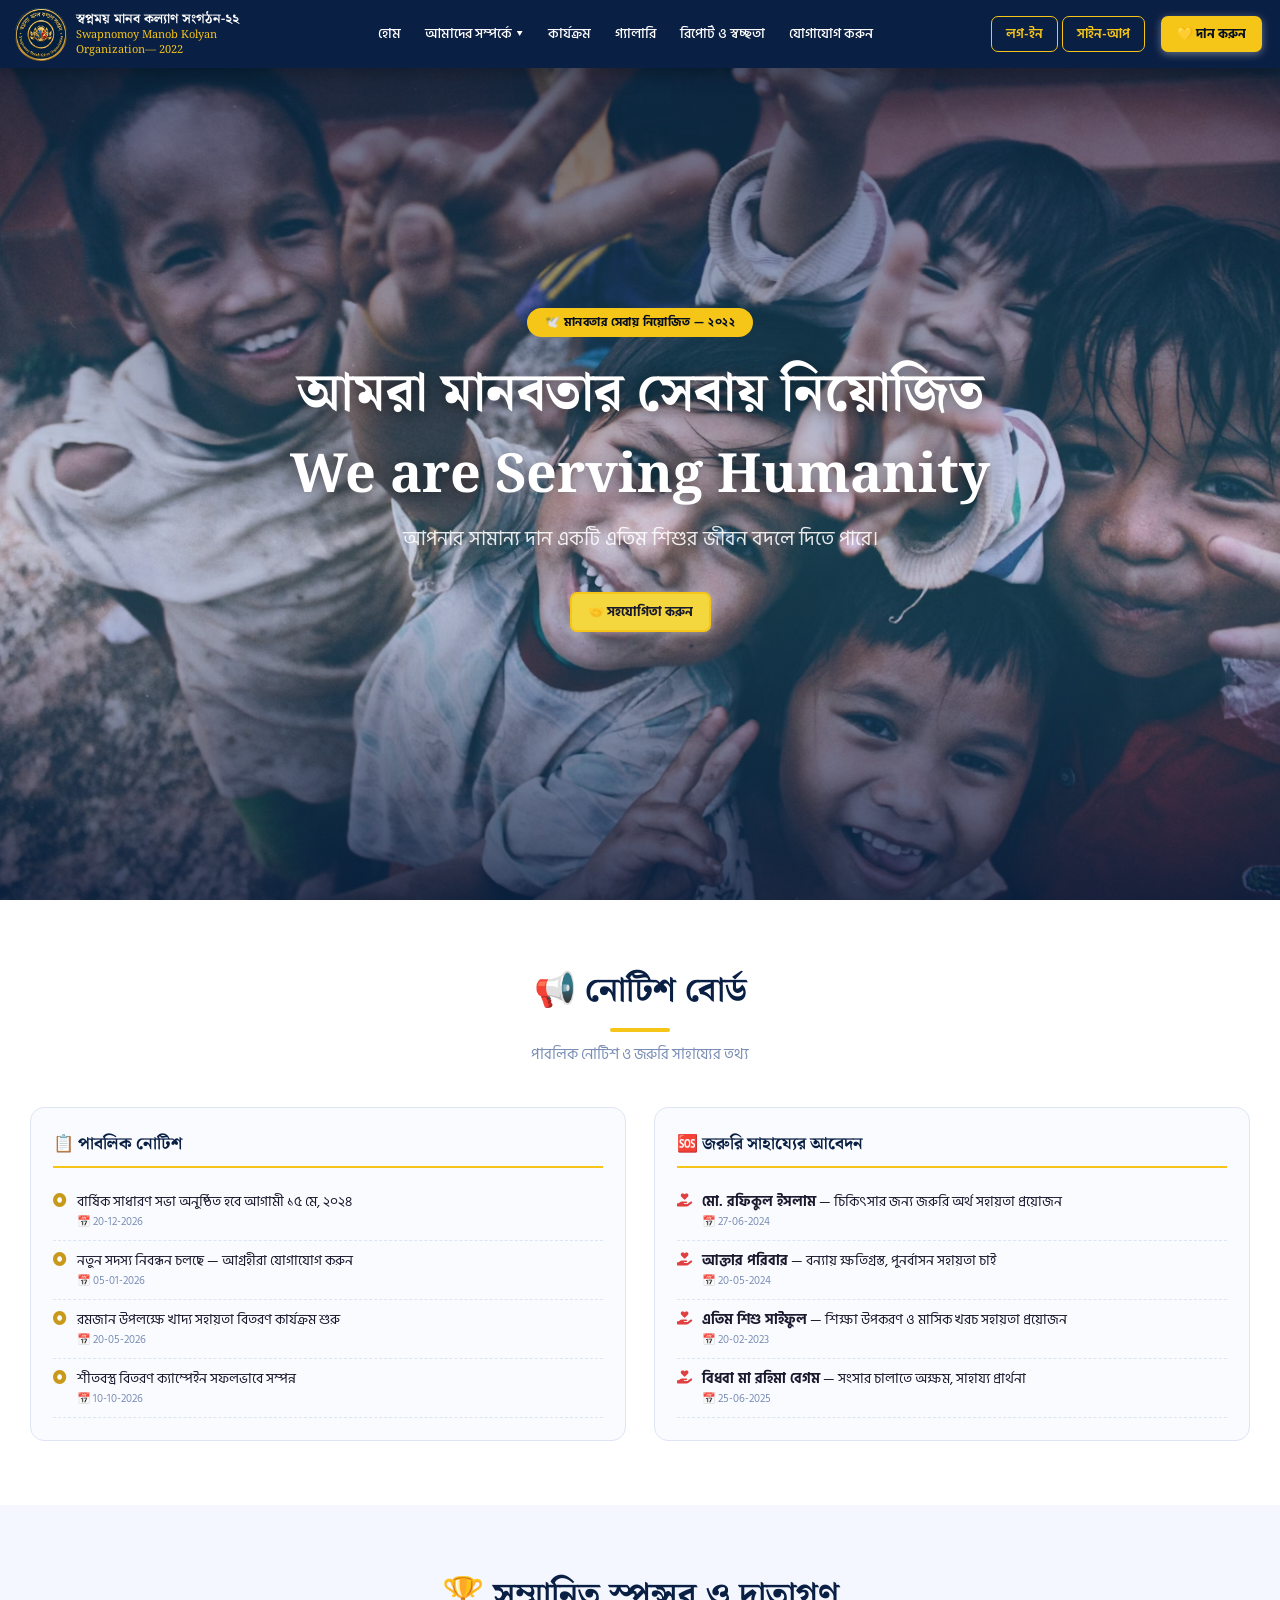
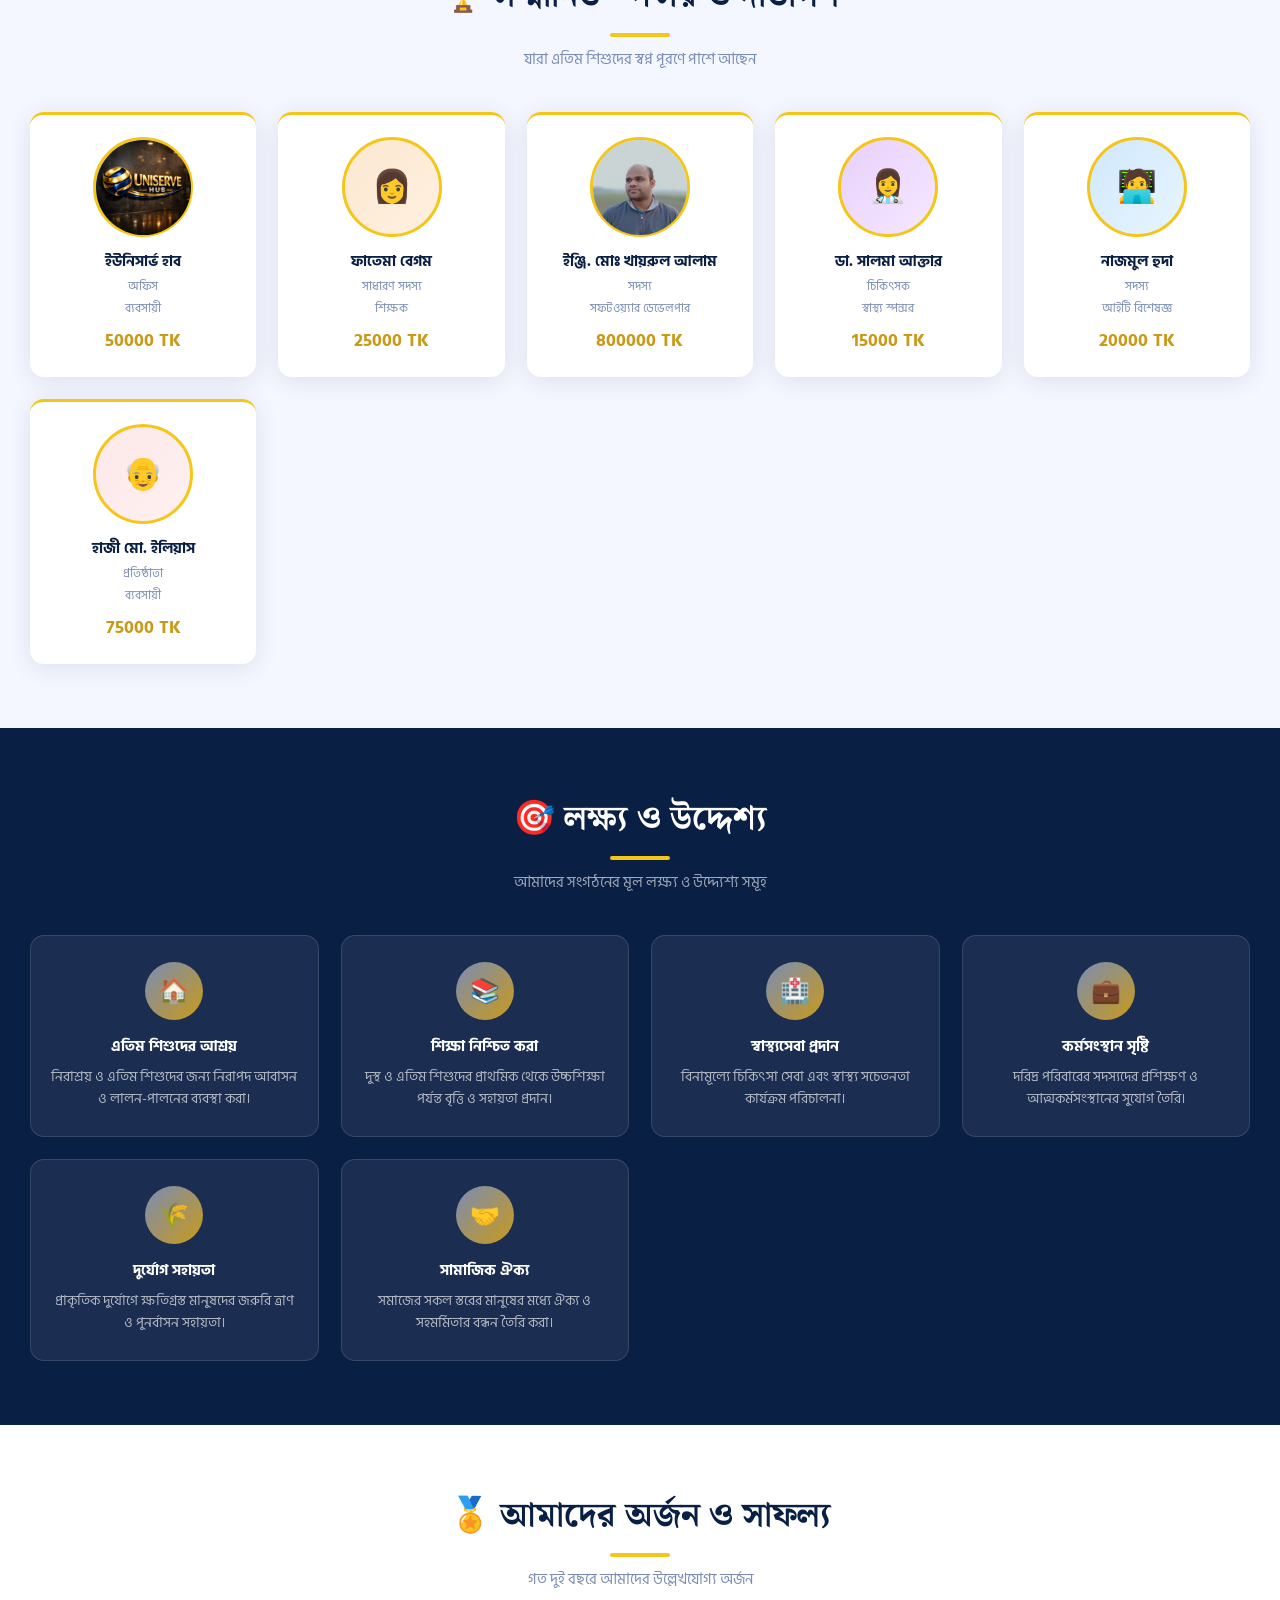
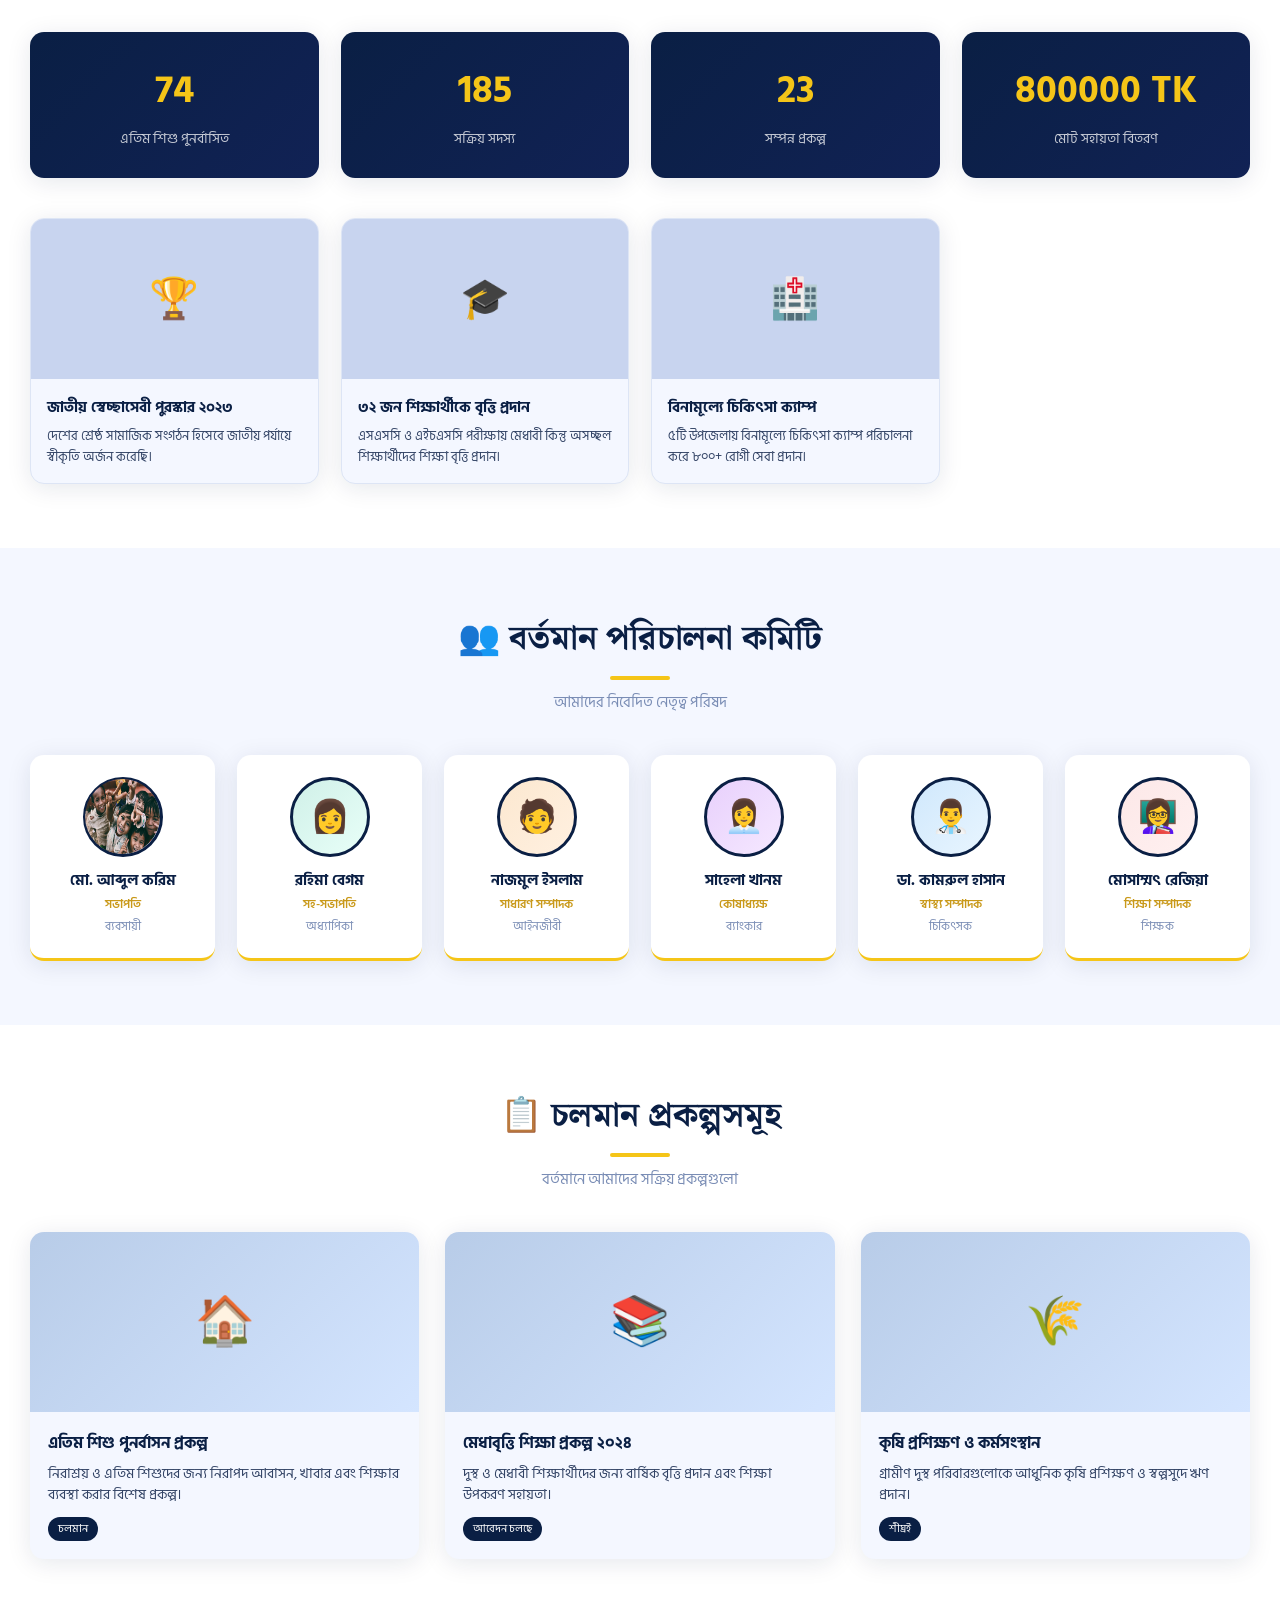
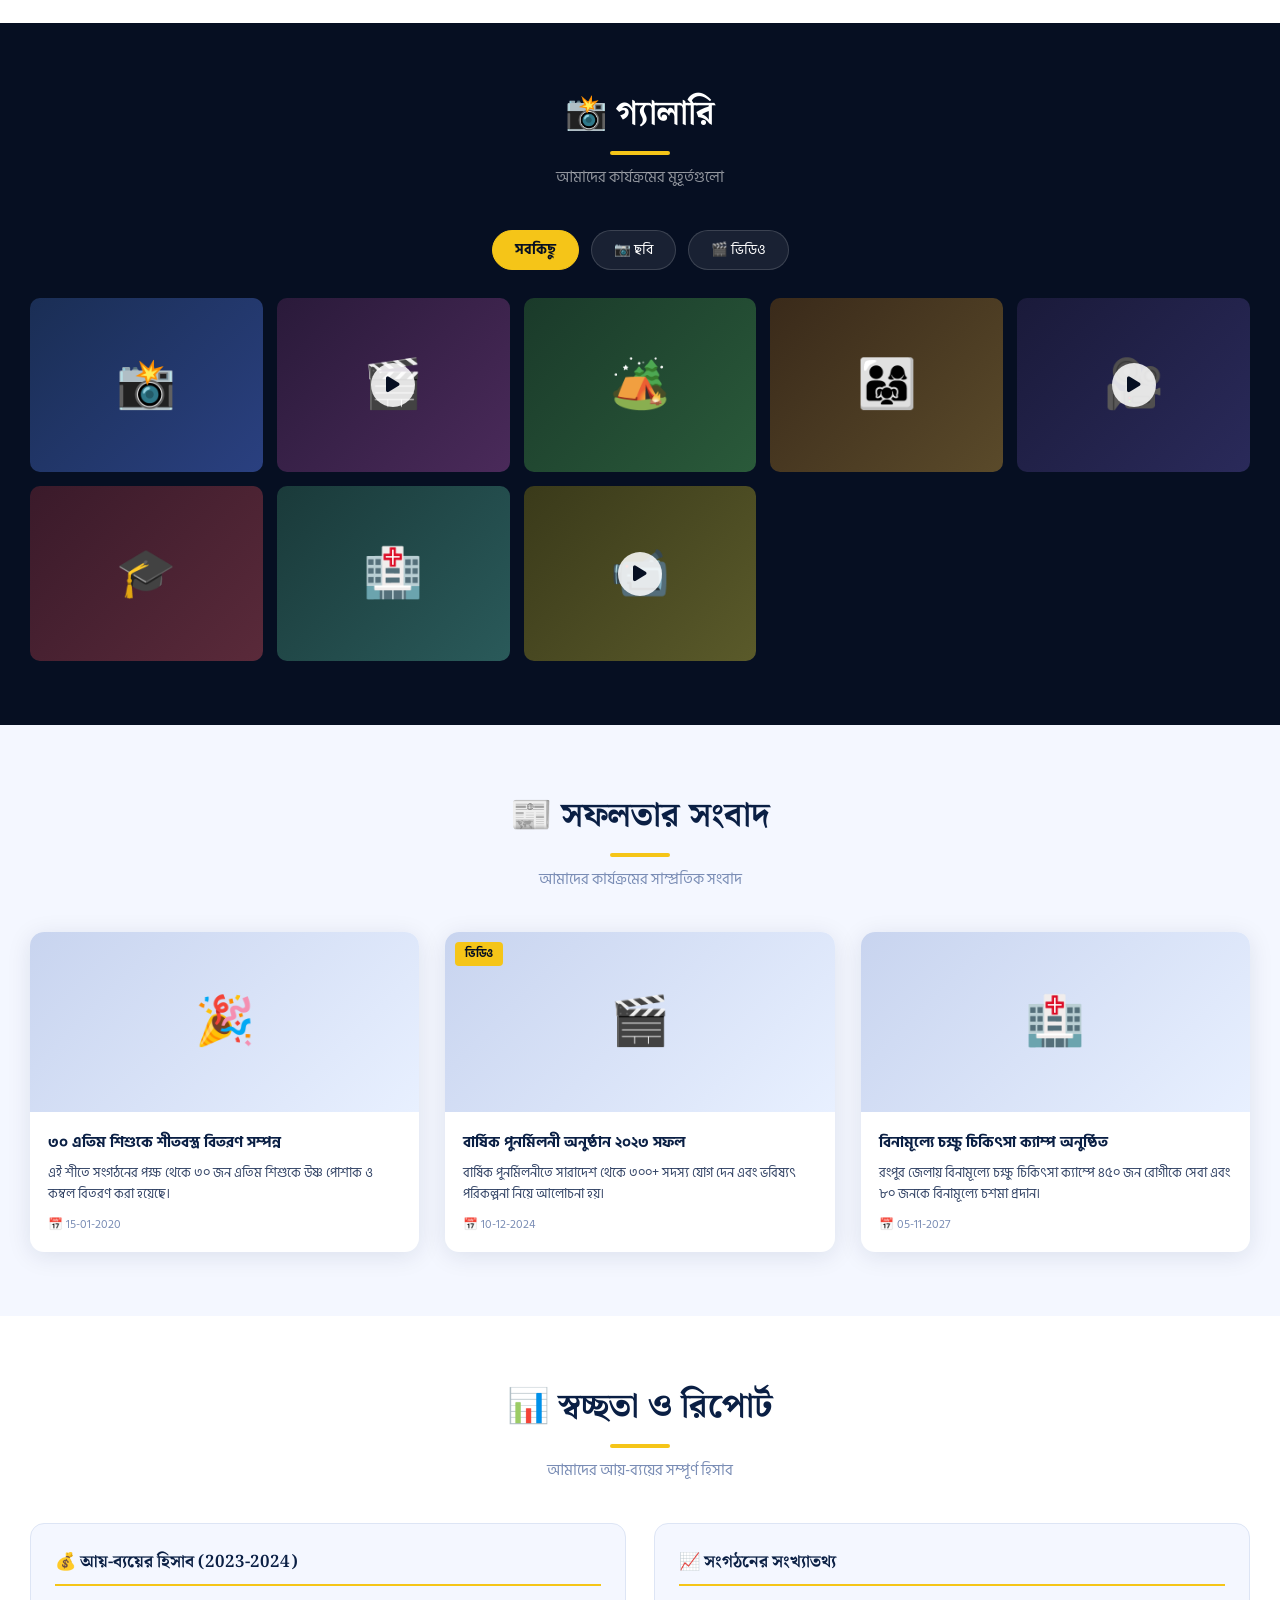
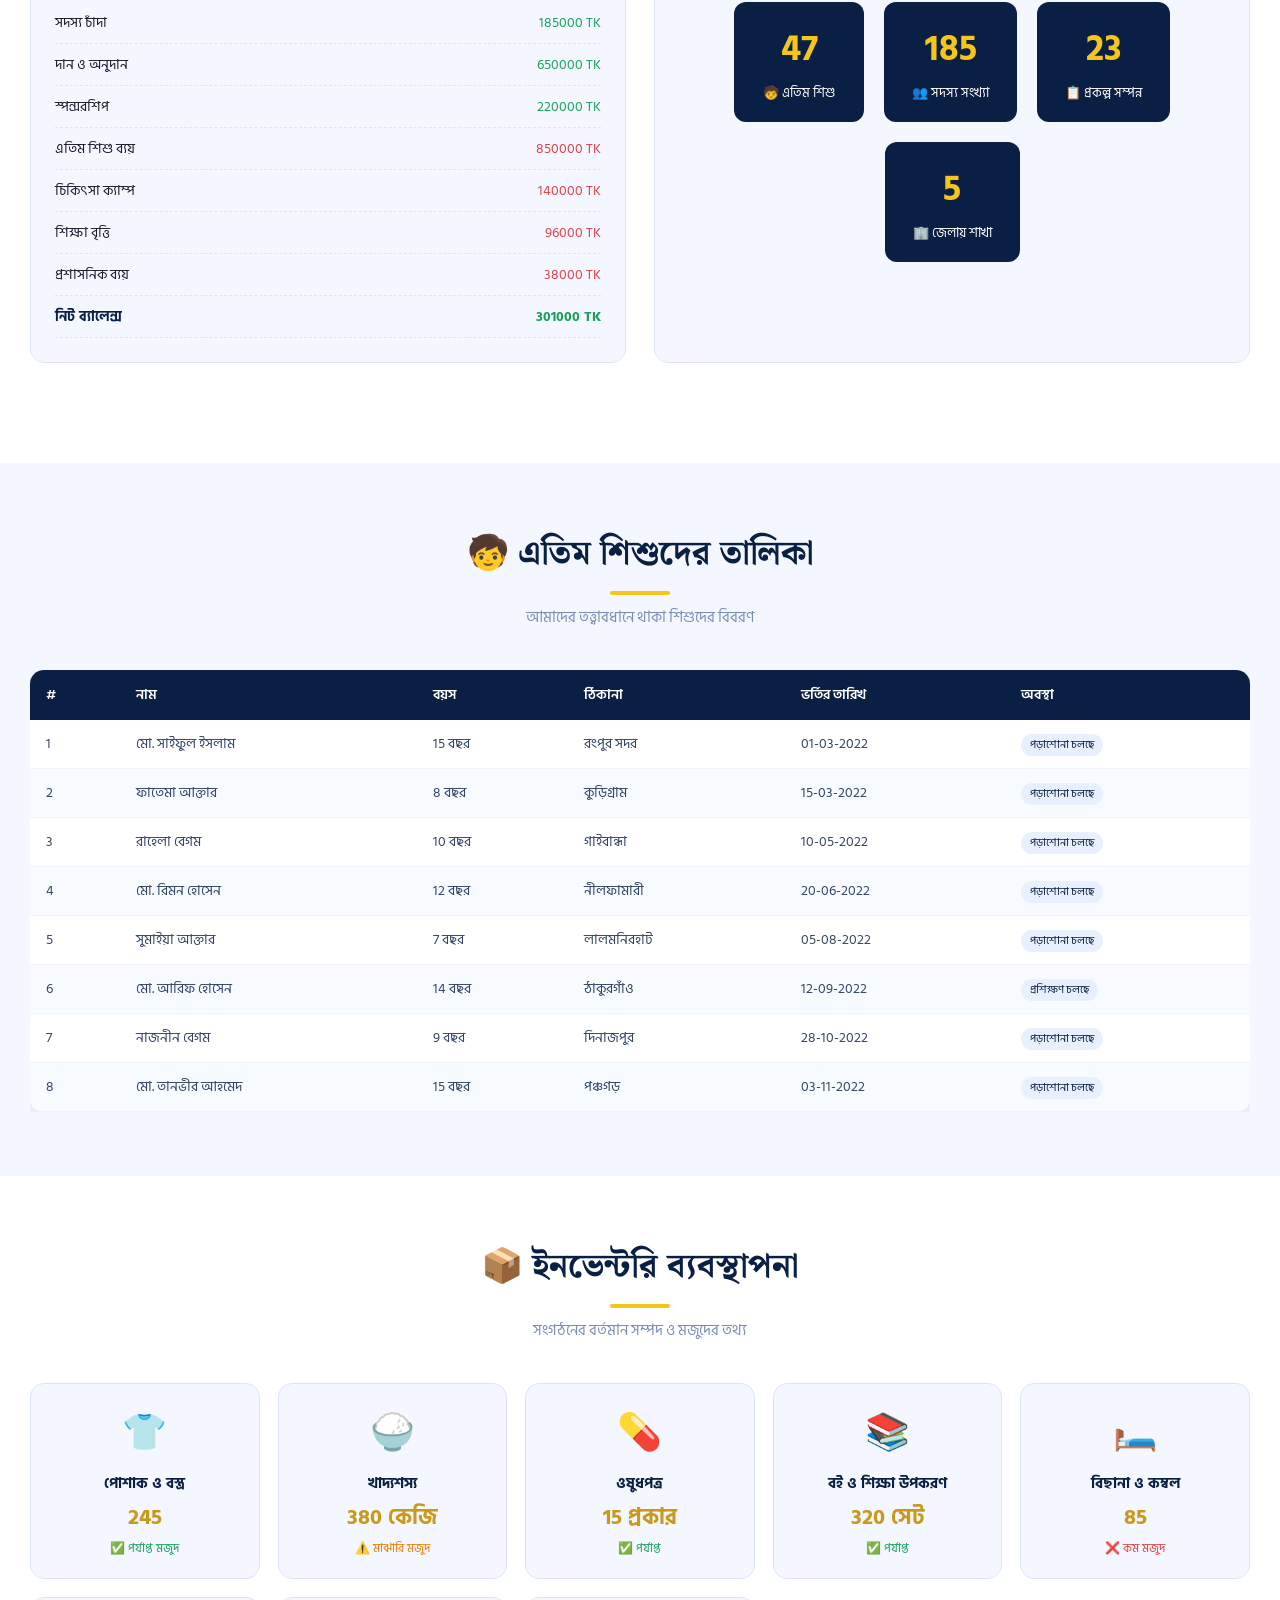
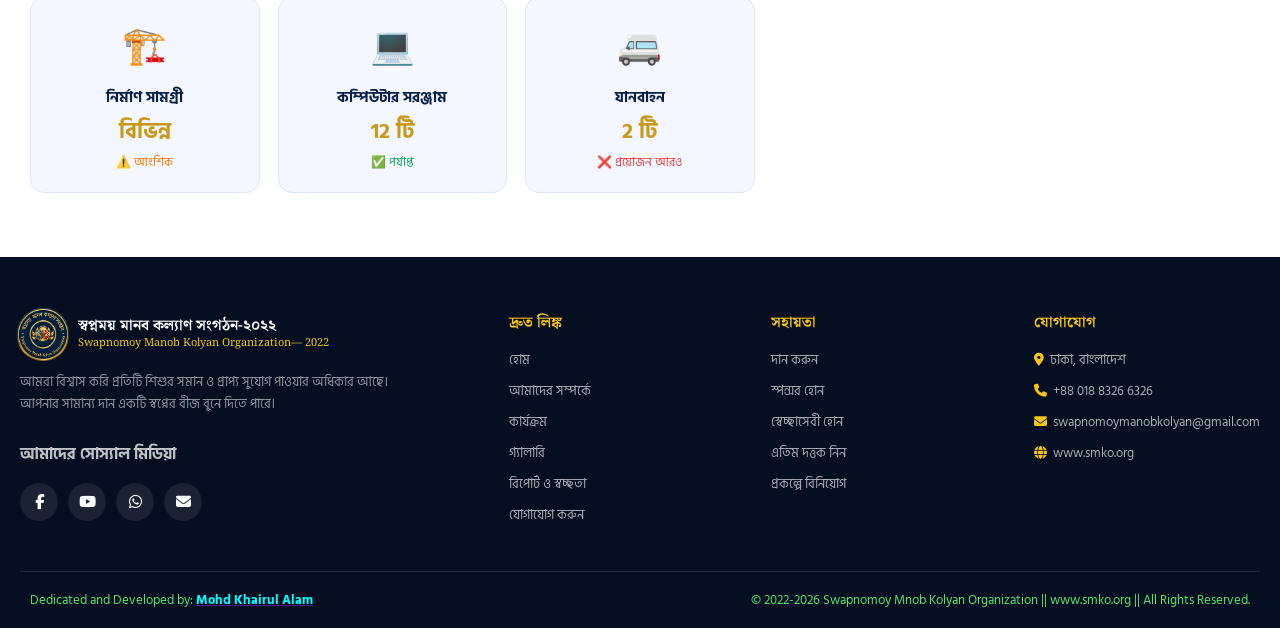
<file: smko/index.html>
<!DOCTYPE html>
<html lang="bn">
<head>
  <meta charset="UTF-8" />
  <meta http-equiv="X-UA-Compatible" content="IE=7">
  <meta http-equiv="X-UA-Compatible" content="ie=edge">
  <meta name="keywords" content="সপ্নময় মানব কল্যাণ সংগঠন-২০২২, swapnomoy manob kolyan Organization-2022, www.smko.org, smko.org, আমরা মানবতার সেবায় নিয়োজিত, we are serving humanity, orphans, এতিম শিশু, সাহায্য, help, helping, সাহায্য চাই ">
  <meta name="description" content="স্বপ্নময় মানব কল্যাণ সংগঠন-২০২২, আপনার সামান্য দান একটি এতিম শিশুর জীবন বদলে দিতে পারে। আমরা বিশ্বাস করি প্রতিটি শিশুর সমান ও প্রাপ্য সুযোগ পাওয়ার অধিকার আছে। আপনার সামান্য দান একটি স্বপ্নের বীজ বুনে দিতে পারে। ">
  <meta http-equiv="refresh" content="60">
  <meta name="viewport" content="width=device-width, initial-scale=1.0" />
  <title>Home</title>
  <link rel="shortcut icon" href="i/favicon.ico" type="image/x-icon">
  <link rel="manifest" href="manifest.json">
  <link href="https://fonts.googleapis.com/css2?family=Hind+Siliguri:wght@300;400;500;600;700&family=Noto+Serif+Bengali:wght@400;600;700&family=Cinzel:wght@700&display=swap" rel="stylesheet">
  <link rel="stylesheet" href="https://cdnjs.cloudflare.com/ajax/libs/font-awesome/6.5.0/css/all.min.css">
 <link rel="stylesheet" href="style.css">
</head>
<body>

<!-- ===== NAVBAR =====
ssh -R 80:localhost:80 nokey@localhost.run 
-->
<nav id="navbar">
  <div class="nav-inner">
    <!-- Logo -->
    <a href="#" class="logo-wrap">
      <div class="logo-icon"><img src="i/smko_logo.png" height="54" width="54" alt="smko logo"></div>
      <div class="logo-text">
        স্বপ্নময় মানব কল্যাণ সংগঠন-২২
        <span>Swapnomoy Manob Kolyan Organization— 2022</span>
      </div>
    </a>

    <!-- Desktop Menu -->
    <ul class="nav-menu" id="desktopMenu">
      <li><a href="#">হোম</a></li>
      <li class="has-dropdown">
        <a href="#">আমাদের সম্পর্কে ▾</a>
        <div class="dropdown">
          <a href="wait.html">ইতিহাস</a>
          <a href="wait.html">লক্ষ্য ও উদ্দেশ্য</a>
          <a href="wait.html">অর্জন ও সাফল্য</a>
          <a href="wait.html">নীতি ও আদর্শ</a>
          <a href="wait.html">আয়-ব্যায়ের নীতিমালা</a>
        </div>
      </li>
      <li><a href="wait.html">কার্যক্রম</a></li>
      <li><a href="wait.html">গ্যালারি</a></li>
      <li><a href="wait.html">রিপোর্ট ও স্বচ্ছতা</a></li>
      <li><a href="wait.html">যোগাযোগ করুন</a></li>
    </ul>

    <!-- Auth + Donate -->
    <div class="nav-auth">
      <a href="login/index.html" class="btn-auth">লগ-ইন</a>
      <a href="login/signup.html" class="btn-auth">সাইন-আপ</a>

    <!------------------------Donate button------------------------------>>
      <a href="donation/d.html" style="text-decoration: none;">
      <button class="btn-donate bounce" onclick="this.classList.add('bounce-anim'); setTimeout(()=>this.classList.remove('bounce-anim'), 500)">
        💛 দান করুন
      </button></a>
    </div>

    <!-- Hamburger -->
    <button class="hamburger" id="hamburger" aria-label="মেনু খুলুন">
      <span></span><span></span><span></span>
    </button>
  </div>

  <!-- Mobile Menu -->
  <div class="mobile-nav" id="mobileNav">
    <a href="wait.html">🏠 হোম</a>
<div class="mob-group-title" id="aboutToggle" style="cursor: pointer;">📌 আমাদের সম্পর্কে ▾</div>
<div class="mob-submenu" id="aboutSubmenu" style="display: none;">
    <a href="wait.html">ইতিহাস</a>
    <a href="wait.html">পরিচালনা কমিটি</a>
    <a href="wait.html">লক্ষ্য ও উদ্দেশ্য</a>
    <a href="wait.html">অর্জন ও সাফল্য</a>
    <a href="wait.html">নীতি ও আদর্শ</a>
    <a href="wait.html">আয়-ব্যায়ের নীতিমালা</a>
</div>
    <a href="wait.html">⚙️ কার্যক্রম</a>
    <a href="wait.html">🖼️ গ্যালারি</a>
    <a href="wait.html">📊 রিপোর্ট ও স্বচ্ছতা</a>
    <a href="wait.html">📞 যোগাযোগ করুন</a>
    <a href="1413914/index.html"> admin login</a>
    <a href="s_1413914/index.html"> super admin login</a>
    <a href="">এখানে এডমিন পেইজ আপাতত আপনাদের দেখানর জন্য দিছি। এটা এখানে থাকবে না</a>

    <div class="mobile-btns">
      <a href="donation/d.html" style="text-decoration: none;">
      <button class="btn-donate bounce" onclick="this.classList.add('bounce-anim'); setTimeout(()=>this.classList.remove('bounce-anim'), 500)">💛 দান করুন</button></a>
    </div>

<div class="button-container">
    <a href="login/index.html" class="btn btn-login">লগ ইন</a>
    <a href="login/signup.html" class="btn btn-signup">সাইন আপ</a>
</div>
  </div>
</nav>

<!-- ===== HERO ===== -->
<section class="hero" id="home">
  <div class="hero-content fade-in">
    <div class="hero-badge">🕊️ মানবতার সেবায় নিয়োজিত — ২০২২</div>
    <h1>আমরা মানবতার সেবায় নিয়োজিত</h1>
    <h1>We are Serving Humanity</h1>
    <p>আপনার সামান্য দান একটি এতিম শিশুর জীবন বদলে দিতে পারে।</p>
<a href="donation/d.html" style="text-decoration: none;">
    <button class="btn-donate bounce" style="background:#f4d63f; color:var(--text-dark); border:2px solid var(--gold); cursor: pointer;" onclick="this.classList.add('bounce-anim'); setTimeout(()=>this.classList.remove('bounce-anim'), 500)">
        🤝 সহযোগিতা করুন
    </button>
</a>
  </div>
</section>

<!-- ===== NOTICE SECTION ===== -->
<section class="notice-section" id="notice">
  <div class="container">
    <div class="sec-title fade-in">
      <h2>📢 নোটিশ বোর্ড</h2>
      <p>পাবলিক নোটিশ ও জরুরি সাহায্যের তথ্য</p>
    </div>
    <div class="notice-grid fade-in">
      <div class="notice-box">
        <h3>📋 পাবলিক নোটিশ</h3>
        <div class="notice-item">
          <i class="fas fa-circle-dot"></i>
          <div>
            <span>বার্ষিক সাধারণ সভা অনুষ্ঠিত হবে আগামী ১৫ মে, ২০২৪</span>
            <span class="date">📅 20-12-2026</span>
          </div>
        </div>
        <div class="notice-item">
          <i class="fas fa-circle-dot"></i>
          <div>
            <span>নতুন সদস্য নিবন্ধন চলছে — আগ্রহীরা যোগাযোগ করুন</span>
            <span class="date">📅 05-01-2026</span>
          </div>
        </div>
        <div class="notice-item">
          <i class="fas fa-circle-dot"></i>
          <div>
            <span>রমজান উপলক্ষে খাদ্য সহায়তা বিতরণ কার্যক্রম শুরু</span>
            <span class="date">📅 20-05-2026</span>
          </div>
        </div>
        <div class="notice-item">
          <i class="fas fa-circle-dot"></i>
          <div>
            <span>শীতবস্ত্র বিতরণ ক্যাম্পেইন সফলভাবে সম্পন্ন</span>
            <span class="date">📅 10-10-2026</span>
          </div>
        </div>
      </div>
      <div class="notice-box">
        <h3>🆘 জরুরি সাহায্যের আবেদন</h3>
        <div class="notice-item">
          <i class="fas fa-hand-holding-heart" style="color:#e04040"></i>
          <div>
            <span><b>মো. রফিকুল ইসলাম</b> — চিকিৎসার জন্য জরুরি অর্থ সহায়তা প্রয়োজন</span>
            <span class="date">📅 27-06-2024</span>
          </div>
        </div>
        <div class="notice-item">
          <i class="fas fa-hand-holding-heart" style="color:#e04040"></i>
          <div>
            <span><b>আক্তার পরিবার</b> — বন্যায় ক্ষতিগ্রস্ত, পুনর্বাসন সহায়তা চাই</span>
            <span class="date">📅 20-05-2024</span>
          </div>
        </div>
        <div class="notice-item">
          <i class="fas fa-hand-holding-heart" style="color:#e04040"></i>
          <div>
            <span><b>এতিম শিশু সাইফুল</b> — শিক্ষা উপকরণ ও মাসিক খরচ সহায়তা প্রয়োজন</span>
            <span class="date">📅 20-02-2023</span>
          </div>
        </div>
        <div class="notice-item">
          <i class="fas fa-hand-holding-heart" style="color:#e04040"></i>
          <div>
            <span><b>বিধবা মা রহিমা বেগম</b> — সংসার চালাতে অক্ষম, সাহায্য প্রার্থনা</span>
            <span class="date">📅 25-06-2025</span>
          </div>
        </div>
      </div>
    </div>
  </div>
</section>

<!-- ===== SPONSOR SECTION ===== -->
<section class="sponsor-section" id="sponsors">
  <div class="container">
    <div class="sec-title fade-in">
      <h2>🏆 সম্মানিত স্পন্সর ও দাতাগণ</h2>
      <p>যারা এতিম শিশুদের স্বপ্ন পূরণে পাশে আছেন</p>
    </div>
    <div class="sponsor-grid fade-in">
      <!-- Sponsor cards -->
      <div class="sponsor-card">
        <div class="sponsor-avatar" style="background:linear-gradient(135deg,#c8d4ef,#e0eaff);display:flex;align-items:center;justify-content:center;font-size:32px;"><img src="i/uniserve hub.png"  height="95" width="95" style="border-radius: 50px;"></div>
        <h4>ইউনিসার্ভ হাব</h4>
        <div class="tag">অফিস</div>
        <div class="tag">ব্যবসায়ী</div>
        <div class="amount">50000 TK</div>
      </div>
      <div class="sponsor-card">
        <div class="sponsor-avatar" style="background:linear-gradient(135deg,#fce8d0,#fff0e0);display:flex;align-items:center;justify-content:center;font-size:32px;">👩</div>
        <h4>ফাতেমা বেগম</h4>
        <div class="tag">সাধারণ সদস্য</div>
        <div class="tag">শিক্ষক</div>
        <div class="amount">25000 TK</div>
      </div>
      <div class="sponsor-card">
        <div class="sponsor-avatar" style="background:linear-gradient(135deg,#d0f0e8,#e8fff8);display:flex;align-items:center;justify-content:center;font-size:32px;"><img src="i/khairul alam.jpg"  height="95" width="95" style="border-radius: 50px;"></div>
        <h4>ইঞ্জি. মোঃ খায়রুল আলাম</h4>
        <div class="tag">সদস্য</div>
        <div class="tag">সফটওয়্যার ডেভেলপার</div>
        <div class="amount">800000 TK</div>
      </div>
      <div class="sponsor-card">
        <div class="sponsor-avatar" style="background:linear-gradient(135deg,#e8d0fc,#f5e8ff);display:flex;align-items:center;justify-content:center;font-size:32px;">👩‍⚕️</div>
        <h4>ডা. সালমা আক্তার</h4>
        <div class="tag">চিকিৎসক</div>
        <div class="tag">স্বাস্থ্য স্পন্সর</div>
        <div class="amount">15000 TK</div>
      </div>
      <div class="sponsor-card">
        <div class="sponsor-avatar" style="background:linear-gradient(135deg,#d0e8fc,#e8f5ff);display:flex;align-items:center;justify-content:center;font-size:32px;">🧑‍💻</div>
        <h4>নাজমুল হুদা</h4>
        <div class="tag">সদস্য</div>
        <div class="tag">আইটি বিশেষজ্ঞ</div>
        <div class="amount">20000 TK</div>
      </div>
      <div class="sponsor-card">
        <div class="sponsor-avatar" style="background:linear-gradient(135deg,#fce8e8,#fff0f0);display:flex;align-items:center;justify-content:center;font-size:32px;">👴</div>
        <h4>হাজী মো. ইলিয়াস</h4>
        <div class="tag">প্রতিষ্ঠাতা</div>
        <div class="tag">ব্যবসায়ী</div>
        <div class="amount">75000 TK</div>
      </div>
    </div>
  </div>
</section>

<!-- ===== GOALS SECTION ===== -->
<section class="goals-section" id="goals">
  <div class="container">
    <div class="sec-title fade-in">
      <h2>🎯 লক্ষ্য ও উদ্দেশ্য</h2>
      <p>আমাদের সংগঠনের মূল লক্ষ্য ও উদ্দ্যেশ্য সমূহ</p>
    </div>
    <div class="goals-grid fade-in">
      <div class="goal-card">
        <div class="goal-icon">🏠</div>
        <h4>এতিম শিশুদের আশ্রয়</h4>
        <p>নিরাশ্রয় ও এতিম শিশুদের জন্য নিরাপদ আবাসন ও লালন-পালনের ব্যবস্থা করা।</p>
      </div>
      <div class="goal-card">
        <div class="goal-icon">📚</div>
        <h4>শিক্ষা নিশ্চিত করা</h4>
        <p>দুস্থ ও এতিম শিশুদের প্রাথমিক থেকে উচ্চশিক্ষা পর্যন্ত বৃত্তি ও সহায়তা প্রদান।</p>
      </div>
      <div class="goal-card">
        <div class="goal-icon">🏥</div>
        <h4>স্বাস্থ্যসেবা প্রদান</h4>
        <p>বিনামূল্যে চিকিৎসা সেবা এবং স্বাস্থ্য সচেতনতা কার্যক্রম পরিচালনা।</p>
      </div>
      <div class="goal-card">
        <div class="goal-icon">💼</div>
        <h4>কর্মসংস্থান সৃষ্টি</h4>
        <p>দরিদ্র পরিবারের সদস্যদের প্রশিক্ষণ ও আত্মকর্মসংস্থানের সুযোগ তৈরি।</p>
      </div>
      <div class="goal-card">
        <div class="goal-icon">🌾</div>
        <h4>দুর্যোগ সহায়তা</h4>
        <p>প্রাকৃতিক দুর্যোগে ক্ষতিগ্রস্ত মানুষদের জরুরি ত্রাণ ও পুনর্বাসন সহায়তা।</p>
      </div>
      <div class="goal-card">
        <div class="goal-icon">🤝</div>
        <h4>সামাজিক ঐক্য</h4>
        <p>সমাজের সকল স্তরের মানুষের মধ্যে ঐক্য ও সহমর্মিতার বন্ধন তৈরি করা।</p>
      </div>
    </div>
  </div>
</section>

<!-- ===== ACHIEVEMENT SECTION ===== -->
<section class="achieve-section" id="achievements">
  <div class="container">
    <div class="sec-title fade-in">
      <h2>🏅 আমাদের অর্জন ও সাফল্য</h2>
      <p>গত দুই বছরে আমাদের উল্লেখযোগ্য অর্জন</p>
    </div>
    <div class="stats-grid fade-in">
      <div class="stat-box">
        <div class="num">74</div>
        <div class="label">এতিম শিশু পুনর্বাসিত</div>
      </div>
      <div class="stat-box">
        <div class="num">185</div>
        <div class="label">সক্রিয় সদস্য</div>
      </div>
      <div class="stat-box">
        <div class="num">23</div>
        <div class="label">সম্পন্ন প্রকল্প</div>
      </div>
      <div class="stat-box">
        <div class="num">800000 TK</div>
        <div class="label">মোট সহায়তা বিতরণ</div>
      </div>
    </div>
    <div class="achieve-cards fade-in">
      <div class="achieve-card">
        <div class="achieve-card-img">🏆</div>
        <div class="achieve-card-body">
          <h4>জাতীয় স্বেচ্ছাসেবী পুরস্কার ২০২৩</h4>
          <p>দেশের শ্রেষ্ঠ সামাজিক সংগঠন হিসেবে জাতীয় পর্যায়ে স্বীকৃতি অর্জন করেছি।</p>
        </div>
      </div>
      <div class="achieve-card">
        <div class="achieve-card-img">🎓</div>
        <div class="achieve-card-body">
          <h4>৩২ জন শিক্ষার্থীকে বৃত্তি প্রদান</h4>
          <p>এসএসসি ও এইচএসসি পরীক্ষায় মেধাবী কিন্তু অসচ্ছল শিক্ষার্থীদের শিক্ষা বৃত্তি প্রদান।</p>
        </div>
      </div>
      <div class="achieve-card">
        <div class="achieve-card-img">🏥</div>
        <div class="achieve-card-body">
          <h4>বিনামূল্যে চিকিৎসা ক্যাম্প</h4>
          <p>৫টি উপজেলায় বিনামূল্যে চিকিৎসা ক্যাম্প পরিচালনা করে ৮০০+ রোগী সেবা প্রদান।</p>
        </div>
      </div>
    </div>
  </div>
</section>

<!-- ===== COMMITTEE SECTION ===== -->
<section class="committee-section" id="committee">
  <div class="container">
    <div class="sec-title fade-in">
      <h2>👥 বর্তমান পরিচালনা কমিটি</h2>
      <p>আমাদের নিবেদিত নেতৃত্ব পরিষদ</p>
    </div>
    <div class="committee-grid fade-in">
      <div class="member-card">
        <div class="member-avatar" style="background:linear-gradient(135deg,#c8d4ef,#e0eaff);display:flex;align-items:center;justify-content:center;font-size:32px;"><img src="i/photo.png" height="75" width="75" style="border-radius:50px;"></div>
        <h4>মো. আব্দুল করিম</h4>
        <div class="role">সভাপতি</div>
        <div class="prof">ব্যবসায়ী</div>
      </div>
      <div class="member-card">
        <div class="member-avatar" style="background:linear-gradient(135deg,#d0f0e8,#e8fff8);display:flex;align-items:center;justify-content:center;font-size:32px;">👩</div>
        <h4>রহিমা বেগম</h4>
        <div class="role">সহ-সভাপতি</div>
        <div class="prof">অধ্যাপিকা</div>
      </div>
      <div class="member-card">
        <div class="member-avatar" style="background:linear-gradient(135deg,#fce8d0,#fff0e0);display:flex;align-items:center;justify-content:center;font-size:32px;">🧑</div>
        <h4>নাজমুল ইসলাম</h4>
        <div class="role">সাধারণ সম্পাদক</div>
        <div class="prof">আইনজীবী</div>
      </div>
      <div class="member-card">
        <div class="member-avatar" style="background:linear-gradient(135deg,#e8d0fc,#f5e8ff);display:flex;align-items:center;justify-content:center;font-size:32px;">👩‍💼</div>
        <h4>সাহেলা খানম</h4>
        <div class="role">কোষাধ্যক্ষ</div>
        <div class="prof">ব্যাংকার</div>
      </div>
      <div class="member-card">
        <div class="member-avatar" style="background:linear-gradient(135deg,#d0e8fc,#e8f5ff);display:flex;align-items:center;justify-content:center;font-size:32px;">👨‍⚕️</div>
        <h4>ডা. কামরুল হাসান</h4>
        <div class="role">স্বাস্থ্য সম্পাদক</div>
        <div class="prof">চিকিৎসক</div>
      </div>
      <div class="member-card">
        <div class="member-avatar" style="background:linear-gradient(135deg,#fce8e8,#fff0f0);display:flex;align-items:center;justify-content:center;font-size:32px;">👩‍🏫</div>
        <h4>মোসাম্মৎ রেজিয়া</h4>
        <div class="role">শিক্ষা সম্পাদক</div>
        <div class="prof">শিক্ষক</div>
      </div>
    </div>
  </div>
</section>

<!-- ===== PROJECT SECTION ===== -->
<section class="project-section" id="projects">
  <div class="container">
    <div class="sec-title fade-in">
      <h2>📋 চলমান প্রকল্পসমূহ</h2>
      <p>বর্তমানে আমাদের সক্রিয় প্রকল্পগুলো</p>
    </div>
    <div class="project-grid fade-in">
      <div class="project-card">
        <div class="project-img">🏠</div>
        <div class="project-body">
          <h4>এতিম শিশু পুনর্বাসন প্রকল্প</h4>
          <p>নিরাশ্রয় ও এতিম শিশুদের জন্য নিরাপদ আবাসন, খাবার এবং শিক্ষার ব্যবস্থা করার বিশেষ প্রকল্প।</p>
          <span class="tag-pill">চলমান</span>
        </div>
      </div>
      <div class="project-card">
        <div class="project-img">📚</div>
        <div class="project-body">
          <h4>মেধাবৃত্তি শিক্ষা প্রকল্প ২০২৪</h4>
          <p>দুস্থ ও মেধাবী শিক্ষার্থীদের জন্য বার্ষিক বৃত্তি প্রদান এবং শিক্ষা উপকরণ সহায়তা।</p>
          <span class="tag-pill">আবেদন চলছে</span>
        </div>
      </div>
      <div class="project-card">
        <div class="project-img">🌾</div>
        <div class="project-body">
          <h4>কৃষি প্রশিক্ষণ ও কর্মসংস্থান</h4>
          <p>গ্রামীণ দুস্থ পরিবারগুলোকে আধুনিক কৃষি প্রশিক্ষণ ও স্বল্পসুদে ঋণ প্রদান।</p>
          <span class="tag-pill">শীঘ্রই</span>
        </div>
      </div>
    </div>
  </div>
</section>

<!-- ===== GALLERY SECTION ===== -->
<section class="gallery-section" id="gallery">
  <div class="container">
    <div class="sec-title fade-in">
      <h2>📸 গ্যালারি</h2>
      <p>আমাদের কার্যক্রমের মুহূর্তগুলো</p>
    </div>
    <div class="gallery-tabs fade-in">
      <button class="tab-btn active" onclick="filterGallery('all', this)">সবকিছু</button>
      <button class="tab-btn" onclick="filterGallery('photo', this)">📷 ছবি</button>
      <button class="tab-btn" onclick="filterGallery('video', this)">🎬 ভিডিও</button>
    </div>
    <div class="gallery-grid fade-in" id="galleryGrid">
      <div class="gallery-item" data-type="photo" style="background:linear-gradient(135deg,#1a2e55,#2a4080);">📸</div>
      <div class="gallery-item" data-type="video" style="background:linear-gradient(135deg,#2a1a3a,#4a2a5a);">🎬<div class="play-btn"><i class="fas fa-play"></i></div></div>
      <div class="gallery-item" data-type="photo" style="background:linear-gradient(135deg,#1a3a2a,#2a5a3a);">🏕️</div>
      <div class="gallery-item" data-type="photo" style="background:linear-gradient(135deg,#3a2a1a,#5a4a2a);">👨‍👩‍👧</div>
      <div class="gallery-item" data-type="video" style="background:linear-gradient(135deg,#1a1a3a,#2a2a5a);">🎥<div class="play-btn"><i class="fas fa-play"></i></div></div>
      <div class="gallery-item" data-type="photo" style="background:linear-gradient(135deg,#3a1a2a,#5a2a3a);">🎓</div>
      <div class="gallery-item" data-type="photo" style="background:linear-gradient(135deg,#1a3a3a,#2a5a5a);">🏥</div>
      <div class="gallery-item" data-type="video" style="background:linear-gradient(135deg,#3a3a1a,#5a5a2a);">📹<div class="play-btn"><i class="fas fa-play"></i></div></div>
    </div>
  </div>
</section>

<!-- ===== NEWS SECTION ===== -->
<section class="news-section" id="news">
  <div class="container">
    <div class="sec-title fade-in">
      <h2>📰 সফলতার সংবাদ</h2>
      <p>আমাদের কার্যক্রমের সাম্প্রতিক সংবাদ</p>
    </div>
    <div class="news-grid fade-in">
      <div class="news-card">
        <div class="news-media">🎉</div>
        <div class="news-body">
          <h4>৩০ এতিম শিশুকে শীতবস্ত্র বিতরণ সম্পন্ন</h4>
          <p>এই শীতে সংগঠনের পক্ষ থেকে ৩০ জন এতিম শিশুকে উষ্ণ পোশাক ও কম্বল বিতরণ করা হয়েছে।</p>
          <div class="news-date">📅 15-01-2020</div>
        </div>
      </div>
      <div class="news-card">
        <div class="news-media">🎬<div class="video-badge">ভিডিও</div></div>
        <div class="news-body">
          <h4>বার্ষিক পুনর্মিলনী অনুষ্ঠান ২০২৩ সফল</h4>
          <p>বার্ষিক পুনর্মিলনীতে সারাদেশ থেকে ৩০০+ সদস্য যোগ দেন এবং ভবিষ্যৎ পরিকল্পনা নিয়ে আলোচনা হয়।</p>
          <div class="news-date">📅 10-12-2024</div>
        </div>
      </div>
      <div class="news-card">
        <div class="news-media">🏥</div>
        <div class="news-body">
          <h4>বিনামূল্যে চক্ষু চিকিৎসা ক্যাম্প অনুষ্ঠিত</h4>
          <p>রংপুর জেলায় বিনামূল্যে চক্ষু চিকিৎসা ক্যাম্পে ৪৫০ জন রোগীকে সেবা এবং ৮০ জনকে বিনামূল্যে চশমা প্রদান।</p>
          <div class="news-date">📅 05-11-2027</div>
        </div>
      </div>
    </div>
  </div>
</section>

<!-- ===== TRANSPARENCY SECTION ===== -->
<section class="transparency-section" id="transparency">
  <div class="container">
    <div class="sec-title fade-in">
      <h2>📊 স্বচ্ছতা ও রিপোর্ট</h2>
      <p>আমাদের আয়-ব্যয়ের সম্পূর্ণ হিসাব</p>
    </div>
    <div class="trans-grid fade-in">
      <div class="trans-card">
        <h3>💰 আয়-ব্যয়ের হিসাব (2023-2024)</h3>
        <div class="finance-row">
          <span>সদস্য চাঁদা</span>
          <span class="income">185000 TK</span>
        </div>
        <div class="finance-row">
          <span>দান ও অনুদান</span>
          <span class="income">650000 TK</span>
        </div>
        <div class="finance-row">
          <span>স্পন্সরশিপ</span>
          <span class="income">220000 TK</span>
        </div>
        <div class="finance-row">
          <span>এতিম শিশু ব্যয়</span>
          <span class="expense">850000 TK</span>
        </div>
        <div class="finance-row">
          <span>চিকিৎসা ক্যাম্প</span>
          <span class="expense">140000 TK</span>
        </div>
        <div class="finance-row">
          <span>শিক্ষা বৃত্তি</span>
          <span class="expense">96000 TK</span>
        </div>
        <div class="finance-row">
          <span>প্রশাসনিক ব্যয়</span>
          <span class="expense">38000 TK</span>
        </div>
        <div class="finance-row total">
          <span>নিট ব্যালেন্স</span>
          <span class="income">301000 TK</span>
        </div>
      </div>
      <div class="trans-card">
        <h3>📈 সংগঠনের সংখ্যাতথ্য</h3>
        <div class="count-row">
          <div class="count-badge">
            <div class="n">47</div>
            <div class="l">🧒 এতিম শিশু</div>
          </div>
          <div class="count-badge">
            <div class="n">185</div>
            <div class="l">👥 সদস্য সংখ্যা</div>
          </div>
          <div class="count-badge">
            <div class="n">23</div>
            <div class="l">📋 প্রকল্প সম্পন্ন</div>
          </div>
          <div class="count-badge">
            <div class="n">5</div>
            <div class="l">🏢 জেলায় শাখা</div>
          </div>
        </div>
      </div>
    </div>
  </div>
</section>

<!-- ===== ORPHAN LIST ===== -->
<section class="orphan-section" id="orphans">
  <div class="container">
    <div class="sec-title fade-in">
      <h2>🧒 এতিম শিশুদের তালিকা</h2>
      <p>আমাদের তত্ত্বাবধানে থাকা শিশুদের বিবরণ</p>
    </div>
    <div class="orphan-table-wrap fade-in">
      <table>
        <thead>
          <tr>
            <th>#</th>
            <th>নাম</th>
            <th>বয়স</th>
            <th>ঠিকানা</th>
            <th>ভর্তির তারিখ</th>
            <th>অবস্থা</th>
          </tr>
        </thead>
        <tbody>
          <tr><td>1</td><td>মো. সাইফুল ইসলাম</td><td>15 বছর</td><td>রংপুর সদর</td><td>01-03-2022</td><td><span class="badge-sm">পড়াশোনা চলছে</span></td></tr>
          <tr><td>2</td><td>ফাতেমা আক্তার</td><td>8 বছর</td><td>কুড়িগ্রাম</td><td>15-03-2022</td><td><span class="badge-sm">পড়াশোনা চলছে</span></td></tr>
          <tr><td>3</td><td>রাহেলা বেগম</td><td>10 বছর</td><td>গাইবান্ধা</td><td>10-05-2022</td><td><span class="badge-sm">পড়াশোনা চলছে</span></td></tr>
          <tr><td>4</td><td>মো. রিমন হোসেন</td><td>12 বছর</td><td>নীলফামারী</td><td>20-06-2022</td><td><span class="badge-sm">পড়াশোনা চলছে</span></td></tr>
          <tr><td>5</td><td>সুমাইয়া আক্তার</td><td>7 বছর</td><td>লালমনিরহাট</td><td>05-08-2022</td><td><span class="badge-sm">পড়াশোনা চলছে</span></td></tr>
          <tr><td>6</td><td>মো. আরিফ হোসেন</td><td>14 বছর</td><td>ঠাকুরগাঁও</td><td>12-09-2022</td><td><span class="badge-sm">প্রশিক্ষণ চলছে</span></td></tr>
          <tr><td>7</td><td>নাজনীন বেগম</td><td>9 বছর</td><td>দিনাজপুর</td><td>28-10-2022</td><td><span class="badge-sm">পড়াশোনা চলছে</span></td></tr>
          <tr><td>8</td><td>মো. তানভীর আহমেদ</td><td>15 বছর</td><td>পঞ্চগড়</td><td>03-11-2022</td><td><span class="badge-sm">পড়াশোনা চলছে</span></td></tr>
        </tbody>
      </table>
    </div>
  </div>
</section>

<!-- ===== INVENTORY SECTION ===== -->
<section class="inventory-section" id="inventory">
  <div class="container">
    <div class="sec-title fade-in">
      <h2>📦 ইনভেন্টরি ব্যবস্থাপনা</h2>
      <p>সংগঠনের বর্তমান সম্পদ ও মজুদের তথ্য</p>
    </div>
    <div class="inv-grid fade-in">
      <div class="inv-card">
        <div class="inv-icon">👕</div>
        <h4>পোশাক ও বস্ত্র</h4>
        <div class="qty">245</div>
        <div class="status ok">✅ পর্যাপ্ত মজুদ</div>
      </div>
      <div class="inv-card">
        <div class="inv-icon">🍚</div>
        <h4>খাদ্যশস্য</h4>
        <div class="qty">380 কেজি</div>
        <div class="status mid">⚠️ মাঝারি মজুদ</div>
      </div>
      <div class="inv-card">
        <div class="inv-icon">💊</div>
        <h4>ওষুধপত্র</h4>
        <div class="qty">15 প্রকার</div>
        <div class="status ok">✅ পর্যাপ্ত</div>
      </div>
      <div class="inv-card">
        <div class="inv-icon">📚</div>
        <h4>বই ও শিক্ষা উপকরণ</h4>
        <div class="qty">320 সেট</div>
        <div class="status ok">✅ পর্যাপ্ত</div>
      </div>
      <div class="inv-card">
        <div class="inv-icon">🛏️</div>
        <h4>বিছানা ও কম্বল</h4>
        <div class="qty">85</div>
        <div class="status low">❌ কম মজুদ</div>
      </div>
      <div class="inv-card">
        <div class="inv-icon">🏗️</div>
        <h4>নির্মাণ সামগ্রী</h4>
        <div class="qty">বিভিন্ন</div>
        <div class="status mid">⚠️ আংশিক</div>
      </div>
      <div class="inv-card">
        <div class="inv-icon">💻</div>
        <h4>কম্পিউটার সরঞ্জাম</h4>
        <div class="qty">12 টি</div>
        <div class="status ok">✅ পর্যাপ্ত</div>
      </div>
      <div class="inv-card">
        <div class="inv-icon">🚐</div>
        <h4>যানবাহন</h4>
        <div class="qty">2 টি</div>
        <div class="status low">❌ প্রয়োজন আরও</div>
      </div>
    </div>
  </div>
</section>

<!-- ===== FOOTER ===== -->
<footer id="contact">
  <div class="footer-grid">
    <div class="footer-brand">
      <div class="logo-wrap" style="margin-bottom:14px;">
        <div class="logo-icon"><img src="i/smko_logo.png" height="54" width="54" alt="smko logo"></div>
        <div class="logo-text">
          স্বপ্নময় মানব কল্যাণ সংগঠন-২০২২
          <span>Swapnomoy Manob Kolyan Organization— 2022</span>
        </div>
      </div>
      <p>আমরা বিশ্বাস করি প্রতিটি শিশুর সমান ও প্রাপ্য সুযোগ পাওয়ার অধিকার আছে। <br> আপনার সামান্য দান একটি স্বপ্নের বীজ বুনে দিতে পারে।</p>
      <br>
      <b>আমাদের সোস্যাল মিডিয়া</b>
      <div class="social-links">
        <a href="#" class="social-link"><i class="fab fa-facebook-f"></i></a>
        <a href="#" class="social-link"><i class="fab fa-youtube"></i></a>
        <a href="#" class="social-link"><i class="fab fa-whatsapp"></i></a>
        <a href="#" class="social-link"><i class="fas fa-envelope"></i></a>
      </div>
    </div>
    <div class="footer-col">
      <h5>দ্রুত লিঙ্ক</h5>
      <a href="#">হোম</a>
      <a href="#">আমাদের সম্পর্কে</a>
      <a href="#">কার্যক্রম</a>
      <a href="#">গ্যালারি</a>
      <a href="#">রিপোর্ট ও স্বচ্ছতা</a>
      <a href="#">যোগাযোগ করুন</a>
    </div>
    <div class="footer-col">
      <h5>সহায়তা</h5>
      <a href="#">দান করুন</a>
      <a href="#">স্পন্সর হোন</a>
      <a href="#">স্বেচ্ছাসেবী হোন</a>
      <a href="#">এতিম দত্তক নিন</a>
      <a href="#">প্রকল্পে বিনিয়োগ</a>
    </div>
    <div class="footer-col">
      <h5>যোগাযোগ</h5>
      <a href="#"><i class="fas fa-map-marker-alt" style="color:var(--gold);margin-right:6px;"></i>ঢাকা, বাংলাদেশ</a>
      <a href="#"><i class="fas fa-phone" style="color:var(--gold);margin-right:6px;"></i>+88 018 8326 6326</a>
      <a href="#"><i class="fas fa-envelope" style="color:var(--gold);margin-right:6px;"></i>swapnomoymanobkolyan@gmail.com</a>
      <a href="#"><i class="fas fa-globe" style="color:var(--gold);margin-right:6px;"></i>www.smko.org</a>
    </div>
  </div>
  <div class="footer-bottom">
     <span>Dedicated and Developed by: <a href=""><b class="m">Mohd Khairul Alam</b></a></span><br>
     <span>© 2022-<span id="year"></span> Swapnomoy Mnob Kolyan Organization || www.smko.org || All Rights Reserved.</span>
  </div>
</footer>

<!-- Scroll to top -->
<button id="scrollTop" onclick="window.scrollTo({top:0,behavior:'smooth'})" aria-label="উপরে যান">
  <i class="fas fa-chevron-up"></i>
</button>


<script src="script.js"></script>
<script>
    // ফুটারের কপিরাইটের সালটি বের করে id="year" এলিমেন্টে বসানো
    document.getElementById("year").innerHTML = new Date().getFullYear();
</script>
</body>
</html>
</file>
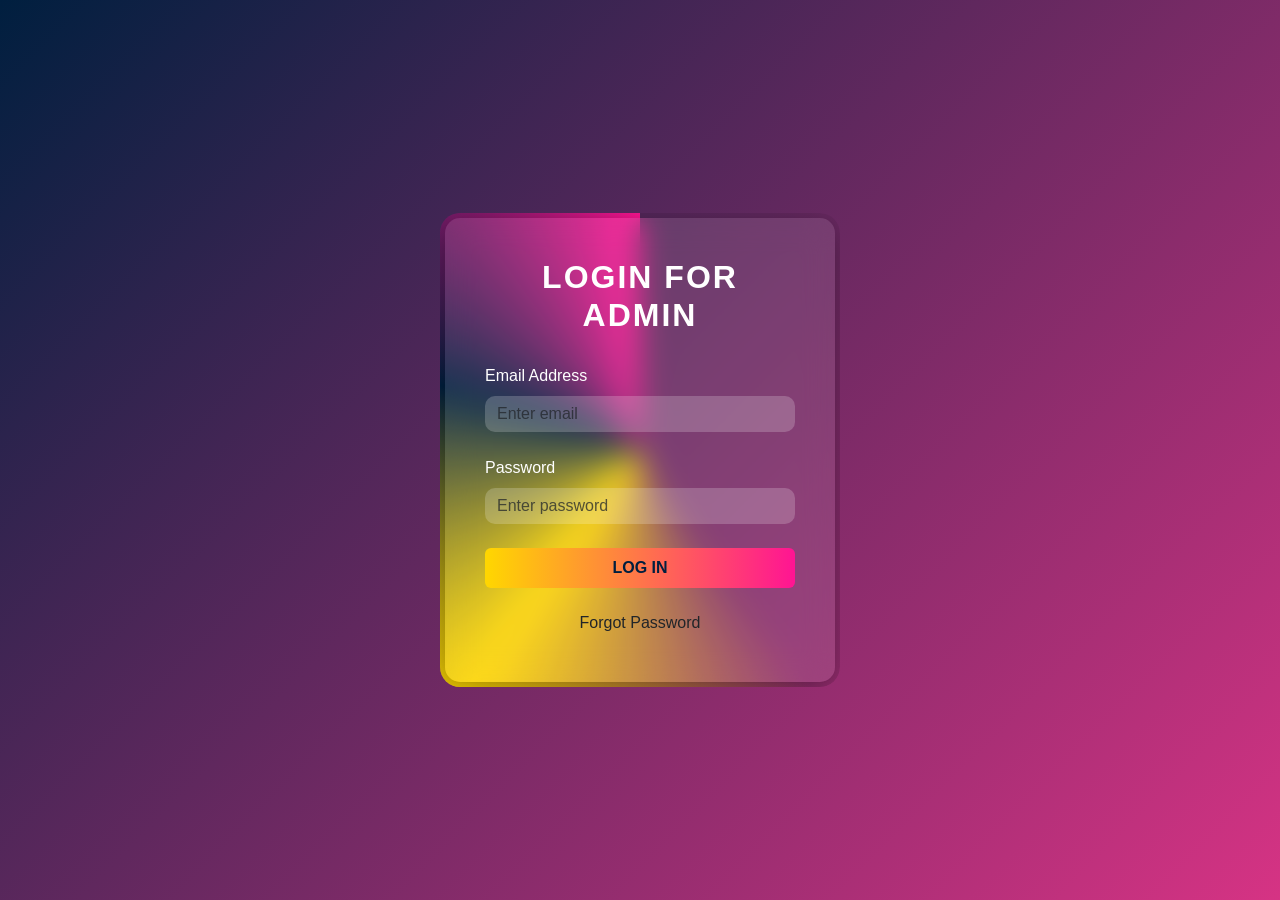
<file: smko/1413914/index.html>
<!DOCTYPE html>
<html lang="en">
<head>
    <meta charset="UTF-8">
    <meta name="viewport" content="width=device-width, initial-scale=1.0">
    <title>Admin Login</title>
    <!-- Bootstrap 5 CSS -->
    <link href="https://cdn.jsdelivr.net/npm/bootstrap@5.3.0/dist/css/bootstrap.min.css" rel="stylesheet">
    <style>
        body {
            margin: 0;
            padding: 0;
            height: 100vh;
            display: flex;
            justify-content: center;
            align-items: center;
            background: linear-gradient(135deg, #001f3f, #d63384); /* Background logic */
            font-family: 'Segoe UI', Tahoma, Geneva, Verdana, sans-serif;
        }

        /* Animated Border Container */
        .login-card-wrapper {
            position: relative;
            width: 400px;
            padding: 5px;
            border-radius: 20px;
            overflow: hidden;
            display: flex;
            justify-content: center;
            align-items: center;
        }

        /* The Rotating Gradient Border */
        .login-card-wrapper::before {
            content: '';
            position: absolute;
            width: 150%;
            height: 150%;
            background: conic-gradient(transparent, transparent, transparent, #FFD700, #001f3f, #FF1493);
            animation: rotate 4s linear infinite;
        }

        @keyframes rotate {
            0% { transform: rotate(0deg); }
            100% { transform: rotate(360deg); }
        }

        /* Glassmorphism Card Content */
        .login-card {
            position: relative;
            z-index: 1;
            background: rgba(255, 255, 255, 0.1);
            backdrop-filter: blur(15px);
            -webkit-backdrop-filter: blur(15px);
            border-radius: 15px;
            padding: 40px;
            width: 100%;
            color: white;
            box-shadow: 0 8px 32px 0 rgba(0, 0, 0, 0.37);
        }

        .form-control {
            background: rgba(255, 255, 255, 0.2);
            border: none;
            color: white;
            border-radius: 10px;
        }

        .form-control:focus {
            background: rgba(255, 255, 255, 0.3);
            color: white;
            box-shadow: none;
            border: 1px solid #FFD700;
        }

        .btn-custom {
            background: linear-gradient(90deg, #FFD700, #FF1493);
            border: none;
            color: #001f3f;
            font-weight: bold;
            transition: 0.3s;
        }

        .btn-custom:hover {
            transform: scale(1.05);
            color: white;
        }

        .login-card h2 {
            text-align: center;
            margin-bottom: 30px;
            font-weight: 700;
            letter-spacing: 2px;
        }
    </style>
</head>
<body>

<div class="login-card-wrapper">
    <div class="login-card">
        <h2>LOGIN FOR ADMIN</h2>
        <form>
            <div class="mb-4">
                <label class="form-label">Email Address</label>
                <input type="email" class="form-control" placeholder="Enter email">
            </div>
            <div class="mb-4">
                <label class="form-label">Password</label>
                <input type="password" class="form-control" placeholder="Enter password">
            </div>
            <div class="d-grid">
                <button type="submit" class="btn btn-custom py-2">LOG IN</button>
            </div>
            <div class="text-center mt-3">
<!-- ফরগট বাটনের জন্য -->
<button class="btn btn-primany" onclick="return confirm('পাসওয়ার্ড ভুলে গেলে করনীয়- প্রথম বার যে আপনাকে এডমিন পাসওয়ার্ড দিয়েছিল তার সাথে যোগাযোগ করুন')">
    Forgot Password
</button>
            </div>
        </form>
    </div>
</div>

<script src="https://cdn.jsdelivr.net/npm/bootstrap@5.3.0/dist/js/bootstrap.bundle.min.js"></script>
</body>
</html>
</file>
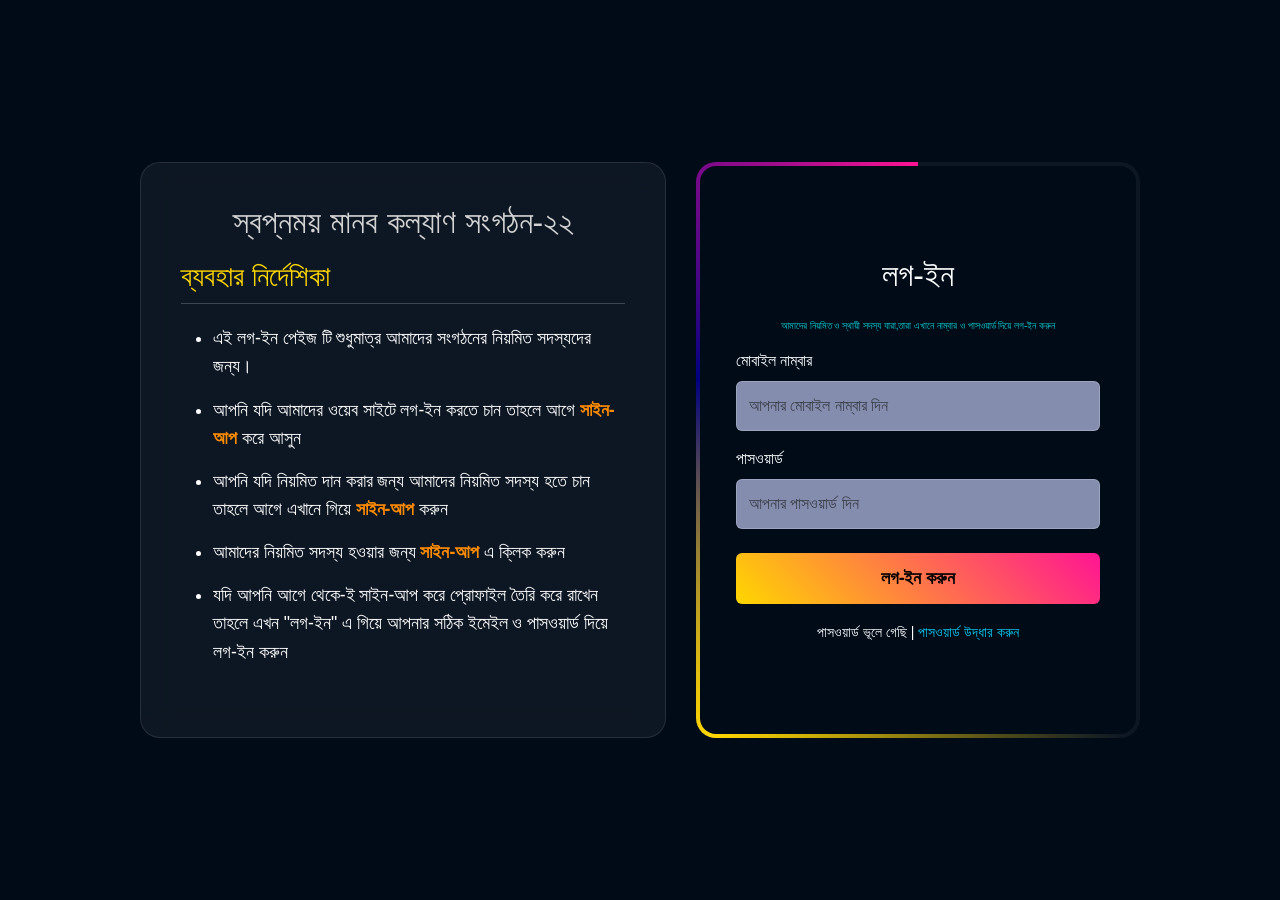
<file: smko/login/index.html>
<!DOCTYPE html>
<html lang="bn">
<head>
    <meta charset="UTF-8">
    <meta name="viewport" content="width=device-width, initial-scale=1.0">
    <title>Member log-in</title>
    <!-- Bootstrap 5 CSS -->
    <link href="https://cdn.jsdelivr.net/npm/bootstrap@5.3.0/dist/css/bootstrap.min.css" rel="stylesheet">
    <link rel="stylesheet" href="style.css">
    <!-- SolaimanLipi Font (Online Source) -->
    <link href="https://fonts.cdnfonts.com/css/solaimanlipi" rel="stylesheet">
 
</head>
<body>

<div class="main-container">
    <!-- নির্দেশনা কার্ড -->
    <div class="instruction-card">
        <h2 style="color: lightgray; padding-bottom: 10px; text-align: center;">স্বপ্নময় মানব কল্যাণ সংগঠন-২২</h2>
        <h3>ব্যবহার নির্দেশিকা</h3>
        <ul>
            <li>এই লগ-ইন পেইজ টি শুধুমাত্র আমাদের সংগঠনের নিয়মিত সদস্যদের জন্য।</li>
            <li>আপনি যদি আমাদের ওয়েব সাইটে লগ-ইন করতে চান তাহলে আগে <a href="signup.html" style="text-decoration: none; color: darkorange;"><b>সাইন-আপ</b></a> করে আসুন </li>
            <li>আপনি যদি নিয়মিত দান করার জন্য আমাদের নিয়মিত সদস্য হতে চান তাহলে আগে এখানে গিয়ে <a href="signup.html" style="text-decoration: none; color: darkorange;"><b>সাইন-আপ</b></a></a> করুন</li>
            <li> আমাদের নিয়মিত সদস্য হওয়ার জন্য <a href="signup.html" style="text-decoration: none; color: darkorange;"><b>সাইন-আপ</b></a> এ ক্লিক করুন</li>
            <li>যদি আপনি আগে থেকে-ই সাইন-আপ করে প্রোফাইল তৈরি করে রাখেন তাহলে এখন "লগ-ইন" এ গিয়ে আপনার সঠিক ইমেইল ও পাসওয়ার্ড দিয়ে লগ-ইন করুন</li>
        </ul>
    </div>

    <!-- লগইন বক্স -->
    <div class="login-box">
        <div class="content">
            <h2 class="text-center mb-4">লগ-ইন</h2>
            <p style="color: darkturquoise; font-size: 10px; text-align: center;">আমাদের নিয়মিত ও স্থায়ী সদস্য যারা,তারা এখানে নাম্বার ও পাসওয়ার্ড দিয়ে লগ-ইন করুন </p>
            <form>
                <div class="mb-3">
                    <label class="form-label">মোবাইল নাম্বার</label>
                    <input type="tel" class="form-control" placeholder="আপনার মোবাইল নাম্বার দিন" required oninput="onlyEnglishNumbers(this)">
                    <div id="mobError" style="color: #ff4d4d; font-size: 0.8rem; margin-top: 5px;"></div>
                </div>
                
                <div class="mb-4">
                    <label class="form-label">পাসওয়ার্ড</label>
                    <input type="password" class="form-control" placeholder="আপনার পাসওয়ার্ড দিন">
                </div>
                <div class="d-grid">
                    <button type="submit" class="btn btn-custom">লগ-ইন করুন</button>
                </div>
    <div class="text-center mt-3">
        <small>পাসওয়ার্ড ভূলে গেছি | <a href="#" class="text-info text-decoration-none">পাসওয়ার্ড উদ্ধার করুন</a></small>
    </div>
            </form>
        </div>
    </div>
</div>

<script>
function onlyEnglishNumbers(input) {
    // ইংরেজি সংখ্যা (0-9) ছাড়া অন্য সব কিছু রিমুভ করার লজিক
    let value = input.value;
    
    // Regex ব্যবহার করে শুধুমাত্র ইংরেজি সংখ্যা রাখা হচ্ছে
    input.value = value.replace(/[^0-9]/g, '');

    let errorDiv = document.getElementById("mobError");
    
    // যদি ইউজার অন্য কিছু টাইপ করার চেষ্টা করে তবে মেসেজ দেখাবে
    if (value !== input.value) {
        errorDiv.innerHTML = "এখানে ইংরেজিতে আপনার মোবাইল নাম্বার দিন";
    } else {
        errorDiv.innerHTML = "";
    }
}
</script>

</body>
</html>
</file>
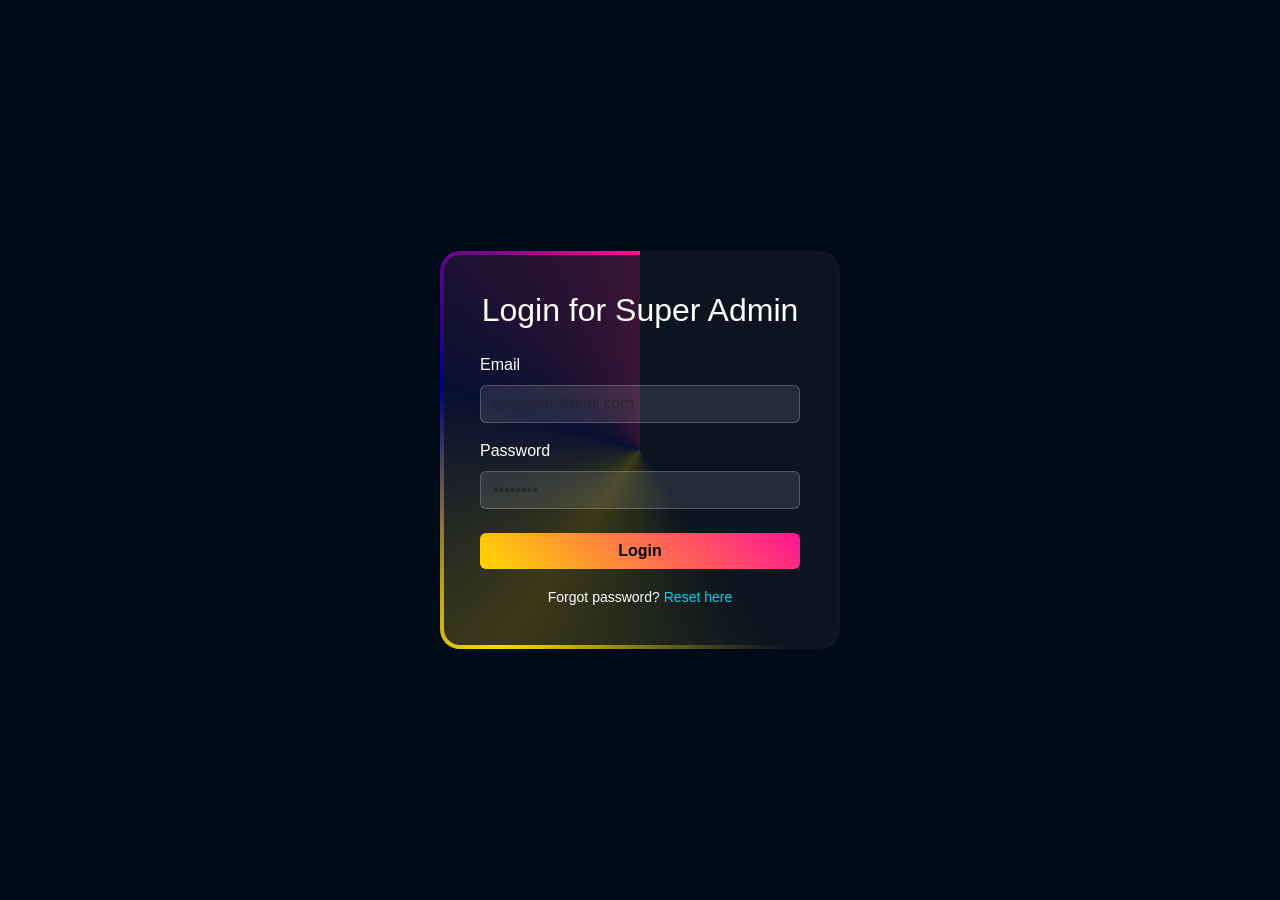
<file: smko/s_1413914/index.html>
<!DOCTYPE html>
<html lang="en">
<head>
    <meta charset="UTF-8">
    <meta name="viewport" content="width=device-width, initial-scale=1.0">
    <title>Super Admin Login</title>
    <link href="https://cdn.jsdelivr.net/npm/bootstrap@5.3.0/dist/css/bootstrap.min.css" rel="stylesheet">
    <style>
        body {
            margin: 0;
            height: 100vh;
            display: flex;
            justify-content: center;
            align-items: center;
            background: #000b18; /* ডার্ক ব্যাকগ্রাউন্ড যাতে বর্ডারটি ফুটে ওঠে */
            font-family: 'Segoe UI', sans-serif;
        }

        /* মেইন কার্ড কন্টেইনার */
        .login-box {
            position: relative;
            width: 400px;
            height: auto;
            background: rgba(255, 255, 255, 0.05);
            border-radius: 20px;
            display: flex;
            justify-content: center;
            align-items: center;
            overflow: hidden; /* বাইরের অংশ লুকানোর জন্য */
            backdrop-filter: blur(15px);
        }

        /* ঘুরন্ত বর্ডার লাইন তৈরির ম্যাজিক */
        .login-box::before {
            content: '';
            position: absolute;
            width: 500px;
            height: 500px;
            /* সোনালি, নেভি ব্লু এবং পিংক গ্রেডিয়েন্ট */
            background-image: conic-gradient(transparent, transparent, transparent, #FFD700, #000080, #FF1493);
            animation: rotateBorder 4s linear infinite;
        }

        /* কার্ডের ভেতরের অংশ যা বর্ডারের ওপর বসে বর্ডারটিকে চিকন দেখাবে */
        .login-box::after {
            content: '';
            position: absolute;
            inset: 4px; /* বর্ডার কতটুকু চিকন হবে তা এখান থেকে ঠিক করা যায় */
            background: #000b18; 
            background: rgba(10, 20, 30, 0.8); /* গ্লাস ইফেক্ট ধরে রাখার জন্য */
            border-radius: 16px;
            z-index: 1;
        }

        @keyframes rotateBorder {
            0% { transform: rotate(0deg); }
            100% { transform: rotate(360deg); }
        }

        /* ফরম কন্টেন্ট যা বর্ডারের উপরে থাকবে */
        .content {
            position: relative;
            z-index: 2; /* বর্ডারের উপরে রাখার জন্য */
            padding: 40px;
            width: 100%;
            color: white;
        }

        .form-control {
            background: rgba(255, 255, 255, 0.1);
            border: 1px solid rgba(255, 255, 255, 0.2);
            color: white;
        }

        .form-control:focus {
            background: rgba(255, 255, 255, 0.2);
            box-shadow: none;
            border-color: #FFD700;
            color: white;
        }

        .btn-custom {
            background: linear-gradient(45deg, #FFD700, #FF1493);
            border: none;
            font-weight: bold;
            color: #000;
        }

        .btn-custom:hover {
            opacity: 0.9;
            transform: translateY(-2px);
        }
    </style>
</head>
<body>

<div class="login-box">
    <div class="content">
        <h2 class="text-center mb-4">Login for Super Admin</h2>
<form id="loginForm" action="your_login_process.php" method="POST" onsubmit="return validateForm()">
    <div class="mb-3">
        <label class="form-label">Email</label>
        <!-- PHP এর জন্য name="email" যুক্ত করা হয়েছে এবং id দেওয়া হয়েছে -->
        <input type="email" name="email" id="email" class="form-control" placeholder="example@mail.com">
        <div id="emailError" style="color: #ff4d4d; font-size: 0.8rem; margin-top: 5px;"></div>
    </div>
    <div class="mb-4">
        <label class="form-label">Password</label>
        <!-- PHP এর জন্য name="password" যুক্ত করা হয়েছে এবং id দেওয়া হয়েছে -->
        <input type="password" name="password" id="password" class="form-control" placeholder="••••••••">
        <div id="passError" style="color: #ff4d4d; font-size: 0.8rem; margin-top: 5px;"></div>
    </div>
    <div class="d-grid">
        <button type="submit" name="login_submit" class="btn btn-custom">Login</button>
    </div>
    <div class="text-center mt-3">
        <small>Forgot password? <a href="#" class="text-info text-decoration-none">Reset here</a></small>
    </div>
</form>
</div>
</div>


<script>
function validateForm() {
    let email = document.getElementById("email").value;
    let password = document.getElementById("password").value;
    let emailError = document.getElementById("emailError");
    let passError = document.getElementById("passError");
    let isValid = true;

    // মেসেজ ক্লিয়ার করা
    emailError.innerHTML = "";
    passError.innerHTML = "";

    // ইমেইল ভ্যালিডেশন (খালি কি না এবং ফরম্যাট ঠিক আছে কি না)
    let emailPattern = /^[^\s@]+@[^\s@]+\.[^\s@]+$/;
    if (email === "") {
        emailError.innerHTML = "দয়া করে আপনার সঠিক ইমেইল দিন";
        isValid = false;
    } else if (!emailPattern.test(email)) {
        emailError.innerHTML = "দয়া করে একটি সঠিক ইমেইল অ্যাড্রেস লিখুন।";
        isValid = false;
    }

    // পাসওয়ার্ড ভ্যালিডেশন (খালি কি না)
    if (password === "") {
        passError.innerHTML = "দয়া করে আপনার সঠিক পাসওয়ার্ড দিন";
        isValid = false;
    } else if (password.length < 6) {
        passError.innerHTML = "পাসওয়ার্ড কমপক্ষে ৬ অক্ষরের হতে হবে।";
        isValid = false;
    }

    return isValid; // false হলে ফরম সাবমিট হবে না
}
</script>
</body>
</html>
</file>
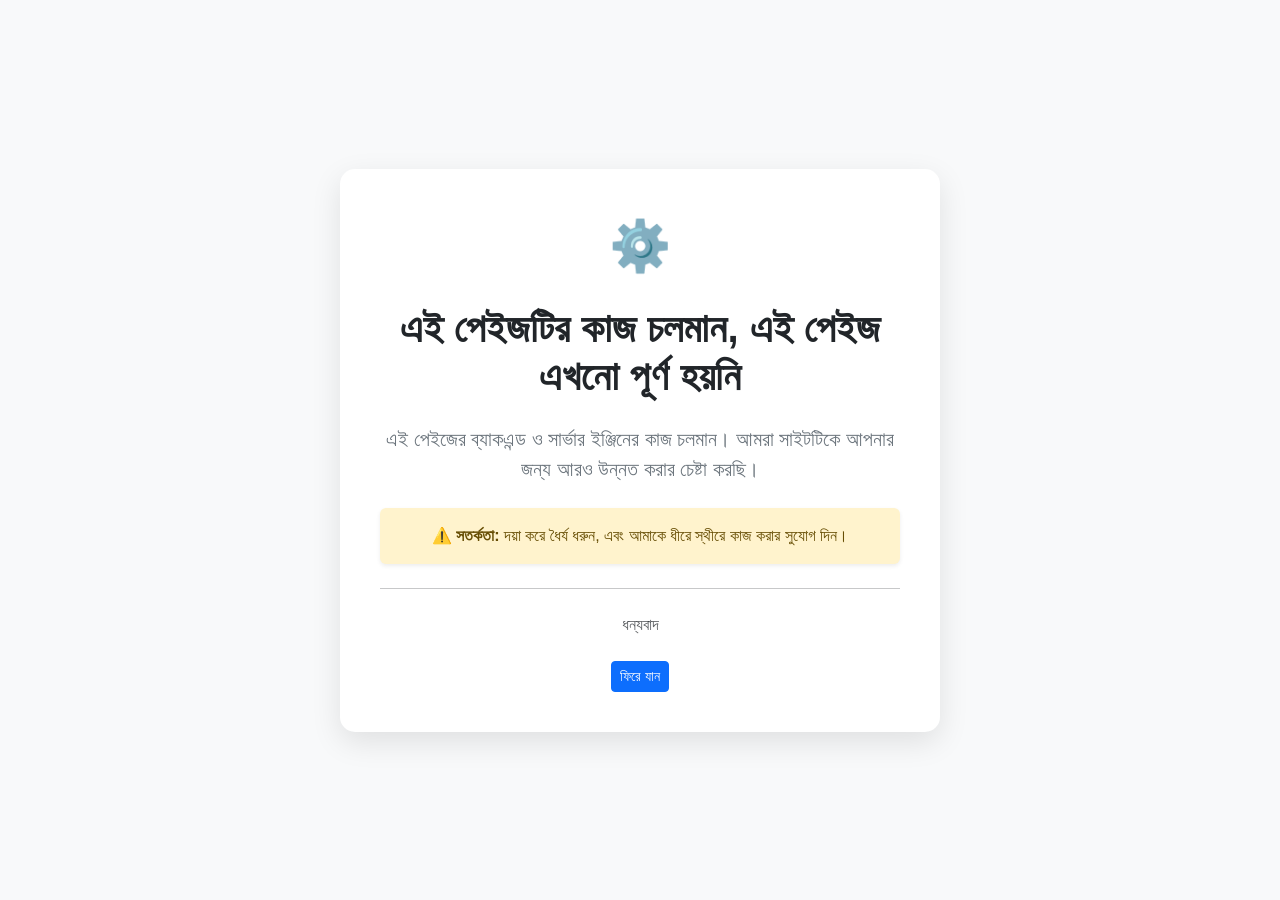
<file: smko/wait.html>
<!DOCTYPE html>
<html lang="bn">
<head>
    <meta charset="UTF-8">
    <meta name="viewport" content="width=device-width, initial-scale=1.0">
    <title>কাজ চলমান - Maintenance</title>
    <link href="https://cdn.jsdelivr.net/npm/bootstrap@5.3.0/dist/css/bootstrap.min.css" rel="stylesheet">
    <style>
        body {
            background-color: #f8f9fa;
            height: 100vh;
            display: flex;
            align-items: center;
            justify-content: center;
            font-family: 'SolaimanLipi', sans-serif;
        }
        .maintenance-card {
            max-width: 600px;
            padding: 40px;
            background: white;
            border-radius: 15px;
            box-shadow: 0 10px 30px rgba(0,0,0,0.1);
            text-align: center;
        }
        .gear-icon {
            font-size: 50px;
            color: #ffc107;
            margin-bottom: 20px;
        }
    </style>
</head>
<body>

    <div class="container">
        <div class="maintenance-card mx-auto">
            <div class="gear-icon">⚙️</div>
            
            <h1 class="fw-bold text-dark mb-4">
                এই পেইজটির কাজ চলমান, এই পেইজ এখনো পূর্ণ হয়নি
            </h1>

            <p class="lead text-secondary">
                এই পেইজের ব্যাকএন্ড ও সার্ভার ইঞ্জিনের কাজ চলমান। আমরা সাইটটিকে আপনার জন্য আরও উন্নত করার চেষ্টা করছি।
            </p>

            <div class="alert alert-warning mt-4 border-0 shadow-sm" role="alert">
                <strong>⚠️ সতর্কতা:</strong> দয়া করে ধৈর্য ধরুন, এবং আমাকে ধীরে স্থীরে কাজ করার সুযোগ দিন।
            </div>

            <hr class="my-4">
            <p class="text-muted">ধন্যবাদ</p>
            
            <a href="index.html" class="btn btn-primary btn-sm mt-2">ফিরে যান</a>
        </div>
    </div>

    <script src="https://cdn.jsdelivr.net/npm/bootstrap@5.3.0/dist/js/bootstrap.bundle.min.js"></script>
</body>
</html>
</file>
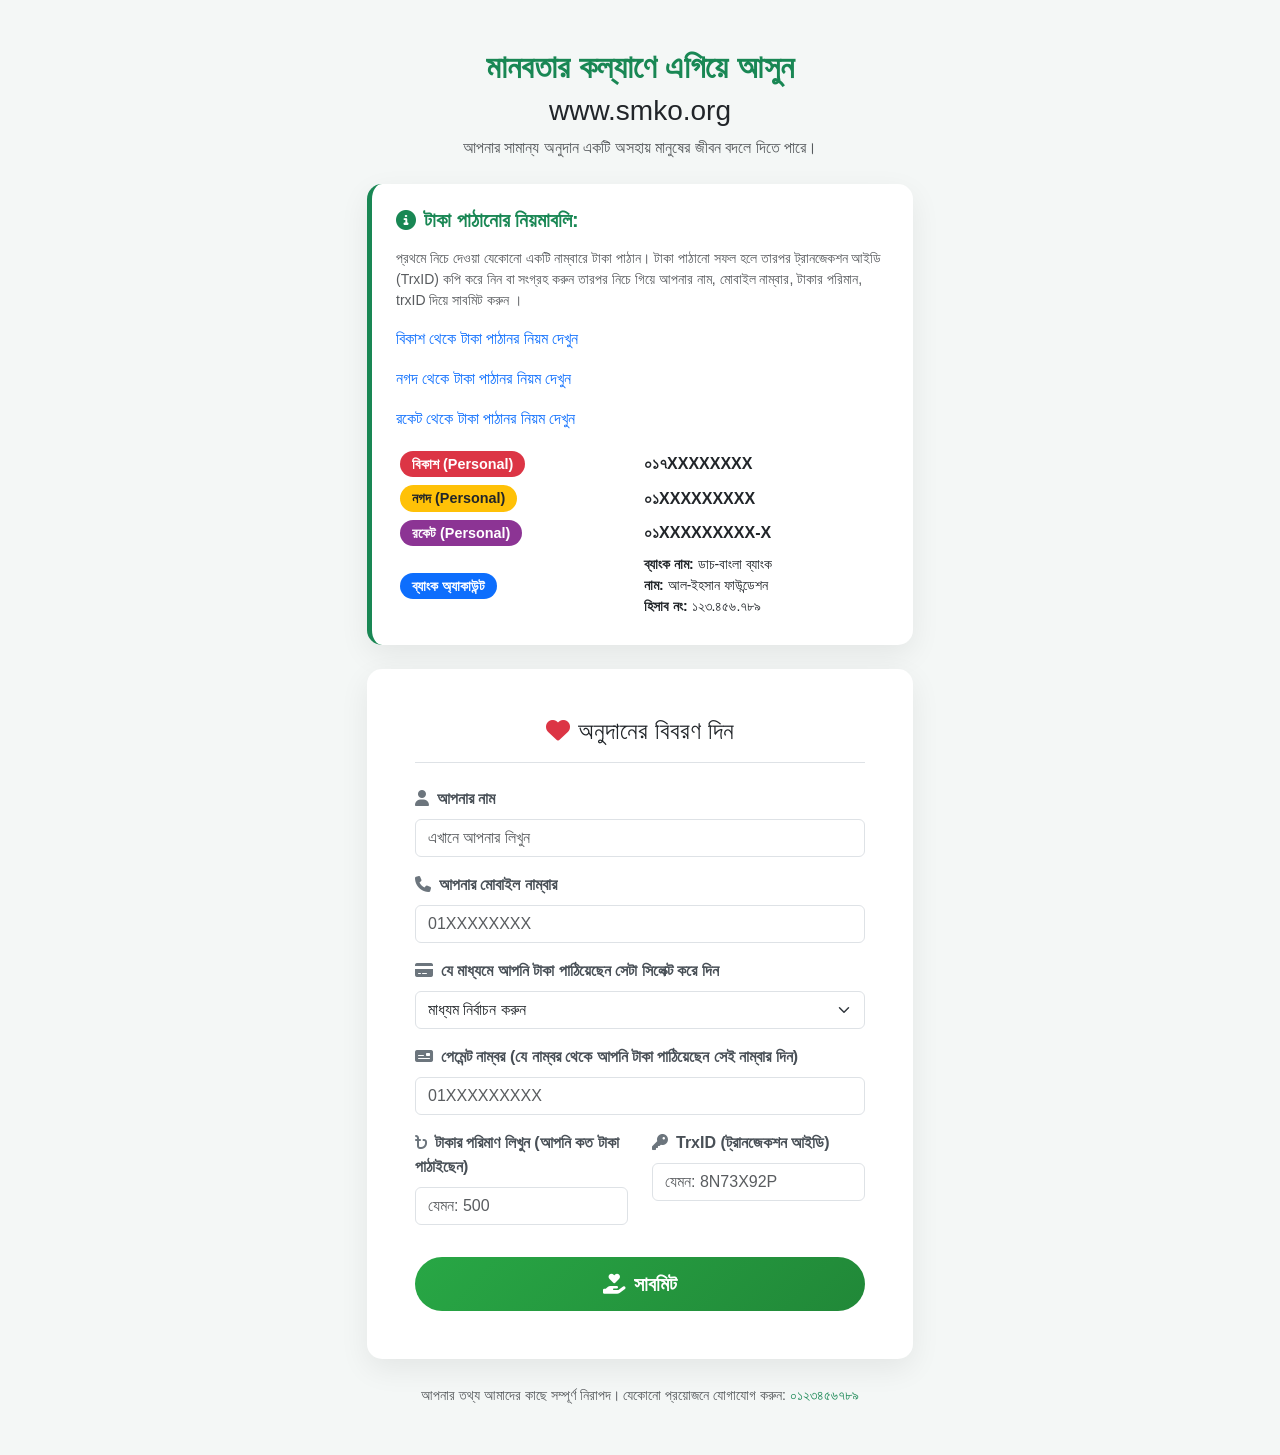
<file: smko/donation/d.html>
<!DOCTYPE html>
<html lang="bn">
<head>
    <meta charset="UTF-8">
    <meta name="viewport" content="width=device-width, initial-scale=1.0">
    <title>দান করুন - ডোনেশন ফর্ম</title>
    <!-- Bootstrap 5 CSS CDN -->
    <link href="https://cdn.jsdelivr.net/npm/bootstrap@5.3.0/dist/css/bootstrap.min.css" rel="stylesheet">
    <!-- Font Awesome for Icons -->
    <link rel="stylesheet" href="https://cdnjs.cloudflare.com/ajax/libs/font-awesome/6.4.0/css/all.min.css">
    
    <!-- সুলাইমানি লিপি ফন্ট লিঙ্ক (Web Font CDN) -->
    <link href="https://fonts.cdnfonts.com/css/solaimanlipi" rel="stylesheet">

    <style>
        body {
            background-color: #f4f7f6;
            font-family: 'SolaimanLipi', 'Segoe UI', Tahoma, Geneva, Verdana, sans-serif;
        }
        .donation-card, .info-card {
            border: none;
            border-radius: 15px;
            box-shadow: 0 10px 30px rgba(0, 0, 0, 0.07);
        }
        .info-card {
            background: #ffffff;
            border-left: 5px solid #198754;
        }
        .form-label {
            font-weight: 600;
            color: #495057;
        }
        .btn-donate {
            background: linear-gradient(135deg, #28a745, #218838);
            border: none;
            color: white;
            font-weight: bold;
            padding: 12px;
            transition: all 0.3s ease;
        }
        .btn-donate:hover {
            background: linear-gradient(135deg, #218838, #1e7e34);
            transform: translateY(-2px);
        }
        .method-badge {
            font-size: 0.9rem;
            padding: 6px 12px;
            border-radius: 20px;
            font-weight: bold;
        }
    </style>
</head>
<body>

<div class="container my-5">
    <div class="row justify-content-center">
        <div class="col-md-8 col-lg-6">
            
            <!-- হেডার অংশ -->
            <div class="text-center mb-4">
                <h2 class="fw-bold text-success">মানবতার কল্যাণে এগিয়ে আসুন</h2>
                <h3>www.smko.org</h3>
                <p class="text-muted">আপনার সামান্য অনুদান একটি অসহায় মানুষের জীবন বদলে দিতে পারে।</p>
            </div>

            <!-- টাকা পাঠানোর অ্যাকাউন্ট তথ্য (নতুন সেকশন) -->
            <div class="card info-card p-4 mb-4">
                <h5 class="text-success fw-bold mb-3"><i class="fa-solid fa-circle-info me-2"></i>টাকা পাঠানোর নিয়মাবলি:</h5>
                <p class="text-muted small mb-3">প্রথমে নিচে দেওয়া যেকোনো একটি নাম্বারে টাকা পাঠান। টাকা পাঠানো সফল হলে তারপর ট্রানজেকশন আইডি (TrxID) কপি করে নিন বা সংগ্রহ করুন তারপর নিচে গিয়ে আপনার নাম, মোবাইল নাম্বার, টাকার পরিমান, trxID দিয়ে সাবমিট করুন ।</p>
                
                <div class="table-responsive">
                    <table class="table table-sm table-borderless align-middle mb-0">
                        <p><a href="" style="text-decoration: none; text-align: center;">বিকাশ থেকে টাকা পাঠানর নিয়ম দেখুন</a></p>
                        <p><a href="" style="text-decoration: none; text-align: center;">নগদ থেকে টাকা পাঠানর নিয়ম দেখুন</a></p>
                        
                        <p ><a href="" style="text-decoration: none; text-align: center;">রকেট থেকে টাকা পাঠানর নিয়ম দেখুন</a></p>
                        <tbody>
                            <tr>
                                <td><span class="badge bg-danger method-badge">বিকাশ (Personal)</span></td>
                                <td class="fw-bold text-dark">০১৭XXXXXXXX</td>
                                
                            </tr>
                            <tr>
                                <td><span class="badge bg-warning text-dark method-badge">নগদ (Personal)</span></td>
                                <td class="fw-bold text-dark">০১XXXXXXXXX</td>
                                
                            </tr>
                            <tr>
                                <td><span class="badge bg-purple method-badge" style="background-color: #8c3494; color: white;">রকেট (Personal)</span></td>
                                <td class="fw-bold text-dark">০১XXXXXXXXX-X</td>
                                
                            </tr>
                            <tr>
                                <td><span class="badge bg-primary method-badge">ব্যাংক অ্যাকাউন্ট</span></td>
                                <td class="small text-dark">
                                    <strong>ব্যাংক নাম:</strong> ডাচ-বাংলা ব্যাংক<br>
                                    <strong>নাম:</strong> আল-ইহসান ফাউন্ডেশন<br>
                                    <strong>হিসাব নং:</strong> ১২৩.৪৫৬.৭৮৯
                                </td>
                            </tr>
                        </tbody>
                    </table>
                </div>
            </div>

            <!-- মূল ফর্ম কার্ড -->
            <div class="card donation-card p-4 p-sm-5 bg-white">
                <h4 class="mb-4 text-center border-bottom pb-3"><i class="fa-solid fa-heart text-danger me-2"></i>অনুদানের বিবরণ দিন</h4>
                
                <form action="#" method="POST">
                    
                    <!-- নাম -->
                    <div class="mb-3">
                        <label for="name" class="form-label"><i class="fa-solid fa-user me-2 text-secondary"></i>আপনার নাম</label>
                        <input type="text" class="form-control" id="name" name="name" placeholder="এখানে আপনার লিখুন" required>
                    </div>

                    <!-- মোবাইল নাম্বার -->
                    <div class="mb-3">
                        <label for="mobile_number" class="form-label"><i class="fa-solid fa-phone me-2 text-secondary"></i>আপনার মোবাইল নাম্বার</label>
                        <input type="tel" class="form-control" id="mobile_number" name="mobile_number" placeholder="01XXXXXXXX" required>
                    </div>

                    <!-- পেমেন্ট মেথড (বিকাশ, নগদ, রকেট, ব্যাংক) -->
                    <div class="mb-3">
                        <label for="pay_method" class="form-label"><i class="fa-solid fa-credit-card me-2 text-secondary"></i>যে মাধ্যমে আপনি টাকা পাঠিয়েছেন সেটা সিলেক্ট করে দিন</label>
                        <select class="form-select" id="pay_method" name="pay_method" required>
                            <option value="" selected disabled>মাধ্যম নির্বাচন করুন</option>
                            <option value="bkash">বিকাশ (bKash)</option>
                            <option value="nagad">নগদ (Nagad)</option>
                            <option value="rocket">রকেট (Rocket)</option>
                            <option value="bank">ব্যাংক ট্রান্সফার (Bank Transfer)</option>
                        </select>
                    </div>

                    <!-- যে নাম্বার থেকে টাকা পাঠানো হয়েছে -->
                    <div class="mb-3">
                        <label for="payment_number" class="form-label"><i class="fa-solid fa-money-check me-2 text-secondary"></i>পেমেন্ট নাম্বর (যে নাম্বর থেকে আপনি টাকা পাঠিয়েছেন সেই নাম্বার দিন)</label>
                        <input type="tel" class="form-control" id="payment_number" name="payment_number" placeholder="01XXXXXXXXX" required>
                    </div>

                    <div class="row">
                        <!-- টাকার পরিমাণ -->
                        <div class="col-sm-6 mb-3">
                            <label for="amount" class="form-label"><i class="fa-solid fa-bangladeshi-taka-sign me-2 text-secondary"></i>টাকার পরিমাণ লিখুন (আপনি কত টাকা পাঠাইছেন)</label>
                            <input type="number" class="form-control" id="amount" name="amount" placeholder="যেমন: 500" min="1" required>
                        </div>
                        
                        <!-- ট্রানজেকশন আইডি (TrxID) -->
                        <div class="col-sm-6 mb-3">
                            <label for="trxID" class="form-label"><i class="fa-solid fa-key me-2 text-secondary"></i>TrxID (ট্রানজেকশন আইডি)</label>
                            <input type="text" class="form-control" id="trxID" name="trxID" placeholder="যেমন: 8N73X92P" required>
                        </div>
                    </div>

                    <!-- সাবমিট বাটন -->
                    <button type="submit" class="btn btn-donate w-100 mt-3 rounded-pill text-uppercase fs-5">
                        <i class="fa-solid fa-hand-holding-heart me-2"></i>সাবমিট 
                    </button>

                </form>
            </div>
            
            <!-- ফুটার বা শর্তাবলী -->
            <div class="text-center mt-4">
                <small class="text-muted">আপনার তথ্য আমাদের কাছে সম্পূর্ণ নিরাপদ। যেকোনো প্রয়োজনে যোগাযোগ করুন: <a href="tel:+880123456789" class="text-decoration-none text-success">০১২৩৪৫৬৭৮৯</a></small>
            </div>

        </div>
    </div>
</div>

<!-- Bootstrap 5 JS Bundle CDN -->
<script src="https://cdn.jsdelivr.net/npm/bootstrap@5.3.0/dist/js/bootstrap.bundle.min.js"></script>
</body>
</html>
</file>
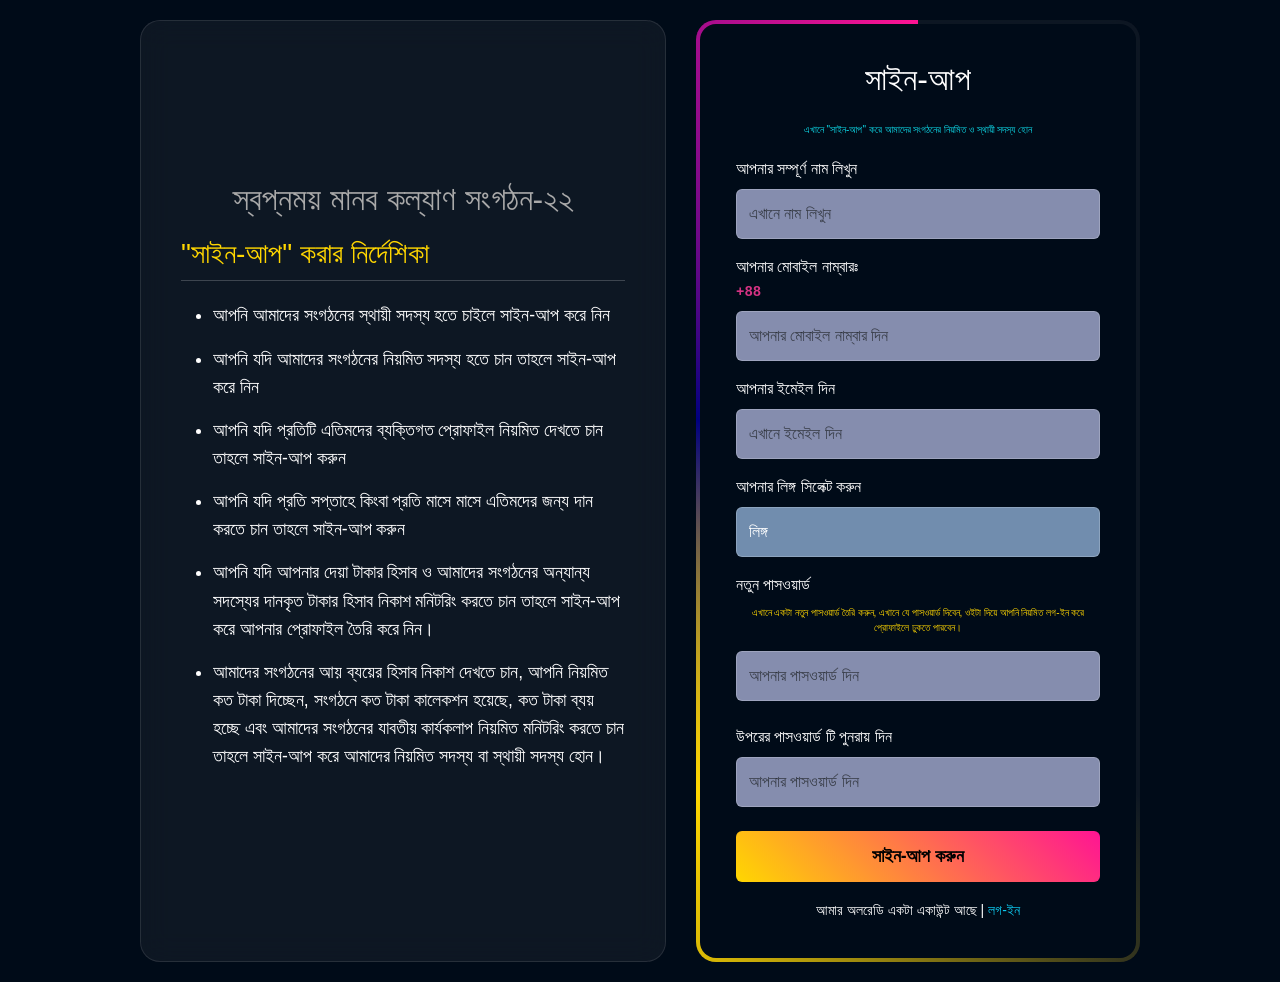
<file: smko/login/signup.html>
<!DOCTYPE html>
<html lang="bn">
<head>
    <meta charset="UTF-8">
    <meta name="viewport" content="width=device-width, initial-scale=1.0">
    <title>Sign-up</title>
    <!-- Bootstrap 5 CSS -->
    <link href="https://cdn.jsdelivr.net/npm/bootstrap@5.3.0/dist/css/bootstrap.min.css" rel="stylesheet">
    <link rel="stylesheet" href="style.css">
    <!-- SolaimanLipi Font (Online Source) -->
    <link href="https://fonts.cdnfonts.com/css/solaimanlipi" rel="stylesheet">
 
</head>
<body>

<div class="main-container">
    <!-- নির্দেশনা কার্ড -->
    <div class="instruction-card">
        <h2 style="color:darkgrey; text-align:center; padding-bottom:10px;">স্বপ্নময় মানব কল্যাণ সংগঠন-২২</h2>
        <h3>"সাইন-আপ" করার নির্দেশিকা</h3>
        <ul>
            <li>আপনি আমাদের সংগঠনের স্থায়ী সদস্য হতে চাইলে সাইন-আপ করে নিন</li>
            <li>আপনি যদি আমাদের সংগঠনের নিয়মিত সদস্য হতে চান তাহলে সাইন-আপ করে নিন </li>
            <li>আপনি যদি প্রতিটি এতিমদের ব্যক্তিগত প্রোফাইল নিয়মিত দেখতে চান তাহলে সাইন-আপ করুন</li>
            <li>আপনি যদি প্রতি সপ্তাহে কিংবা প্রতি মাসে মাসে এতিমদের জন্য দান করতে চান তাহলে সাইন-আপ করুন</li>
            <li>আপনি যদি আপনার দেয়া টাকার হিসাব ও আমাদের সংগঠনের অন্যান্য সদস্যের দানকৃত টাকার হিসাব নিকাশ মনিটরিং করতে চান তাহলে সাইন-আপ করে আপনার প্রোফাইল তৈরি করে নিন।</li>
            
            <li>আমাদের সংগঠনের আয় ব্যয়ের হিসাব নিকাশ দেখতে চান, আপনি নিয়মিত কত টাকা দিচ্ছেন, সংগঠনে কত টাকা কালেকশন হয়েছে, কত টাকা ব্যয় হচ্ছে এবং আমাদের সংগঠনের যাবতীয় কার্যকলাপ নিয়মিত মনিটরিং করতে চান তাহলে সাইন-আপ করে আমাদের নিয়মিত সদস্য বা স্থায়ী সদস্য হোন।</li>
        </ul>
    </div>

    <!-- লগইন বক্স -->
    <div class="login-box">
        <div class="content">
            <h2 class="text-center mb-4">সাইন-আপ</h2>
            <p style="color: rgb(13, 219, 234); margin-bottom: 20px; font-size: 10px; text-align: center;"> এখানে "সাইন-আপ" করে আমাদের সংগঠনের নিয়মিত ও স্থায়ী সদস্য হোন</p>
            <form>
               <div class="mb-3">
                    <label class="form-label">আপনার সম্পূর্ণ নাম লিখুন</label>
                    <input type="text" name="name" id="name" class="form-control" placeholder="এখানে নাম লিখুন" required>
                </div>
                <div class="mb-3">
                    <label class="form-label">আপনার মোবাইল নাম্বারঃ <br> <b><code>+88 </code></b></label>
                    <input type="tel" name="mob-number" id="mob-number" class="form-control" placeholder="আপনার মোবাইল নাম্বার দিন" required oninput="onlyEnglishNumbers(this)">
    <div id="mobError" style="color: #ff4d4d; font-size: 0.8rem; margin-top: 5px;"></div>
                </div>
                <div class="mb-3">
                    <label class="form-label"> আপনার ইমেইল দিন</label>
                    <input type="email" name="email" id="email" class="form-control" placeholder="এখানে ইমেইল দিন" required>
                </div>

               <div class="mb-3">
                <label class="form-label"> আপনার লিঙ্গ সিলেক্ট করুন</label>
                    <select name="gender" class="form-control sel_gender" required>
                        <option value="" selected disabled>লিঙ্গ</option>
                        <option value="male">পুরুষ</option>
                        <option value="female">মহিলা</option>
                        <option value="other">অন্যান্য</option>
                    </select>
                </div>
                <div class="mb-4">

                    <label class="form-label">নতুন পাসওয়ার্ড </label>
                    <p style="color: gold; text-align: center; font-size: 10px;">এখানে একটা নতুন পাসওয়ার্ড তৈরি করুন, এখানে যে পাসওয়ার্ড দিবেন, ওইটা দিয়ে আপনি নিয়মিত লগ-ইন করে প্রোফাইলে ঢুকতে পারবেন। </p>
                    <input type="password" name="pass" id="pass" class="form-control" placeholder="আপনার পাসওয়ার্ড দিন" required>
                </div>
                <div class="mb-4">
                    <label class="form-label">উপরের পাসওয়ার্ড টি পুনরায় দিন</label>
                    <input type="password" name="passw" id="passw" class="form-control" placeholder="আপনার পাসওয়ার্ড দিন" required onkeyup="checkPassword()">
                    <div id="matchError" style="color: #ff4d4d; font-size: 0.8rem; margin-top: 5px;"></div>
                </div>

                <div class="d-grid">
                    <button type="submit" class="btn btn-custom">সাইন-আপ করুন</button>
                </div>
    <div class="text-center mt-3">
        <small>আমার অলরেডি একটা একাউন্ট আছে |  <a href="index.html" class="text-info text-decoration-none">লগ-ইন</a></small>
    </div>

            </form>
        </div>
    </div>
</div>

<script>
function checkPassword() {
    let p1 = document.getElementById("pass").value;
    let p2 = document.getElementById("passw").value;
    let errorDiv = document.getElementById("matchError");
    let input2 = document.getElementById("passw");

    // যদি দ্বিতীয় পাসওয়ার্ড ফিল্ডটি খালি থাকে তবে মেসেজ মুছে ফেলুন
    if (p2 === "") {
        errorDiv.innerHTML = "";
        input2.style.borderColor = "rgba(255, 255, 255, 0.2)";
        return;
    }

    if (p1 !== p2) {
        // পাসওয়ার্ড না মিললে
        errorDiv.innerHTML = "আপনার পাসওয়ার্ড টি উপরের পাসওয়ার্ডের সাথে মিল হয় নি, দয়া করে উভয় পাসওয়ার্ড একই দিন";
        errorDiv.style.color = "#ff4d4d"; // লাল রঙ
        input2.style.borderColor = "#ff4d4d";
    } else {
        // পাসওয়ার্ড মিলে গেলে
        errorDiv.innerHTML = "পাসওয়ার্ড মিলেছে";
        errorDiv.style.color = "#2ecc71"; // সবুজ রঙ
        input2.style.borderColor = "#2ecc71";
    }
}
</script>

<script>
function onlyEnglishNumbers(input) {
    // ইংরেজি সংখ্যা (0-9) ছাড়া অন্য সব কিছু রিমুভ করার লজিক
    let value = input.value;
    
    // Regex ব্যবহার করে শুধুমাত্র ইংরেজি সংখ্যা রাখা হচ্ছে
    input.value = value.replace(/[^0-9]/g, '');

    let errorDiv = document.getElementById("mobError");
    
    // যদি ইউজার অন্য কিছু টাইপ করার চেষ্টা করে তবে মেসেজ দেখাবে
    if (value !== input.value) {
        errorDiv.innerHTML = "এখানে ইংরেজিতে আপনার মোবাইল নাম্বার দিন";
    } else {
        errorDiv.innerHTML = "";
    }
}
</script>

</body>
</html>
</file>
<file: smko/style.css>
:root {
      --navy: #0a1f44;
      --navy-dark: #060f22;
      --navy-mid: #112255;
      --gold: #f5c518;
      --gold-light: #ffe066;
      --gold-dark: #c9991a;
      --white: #ffffff;
      --light-blue: rgba(100,160,255,0.18);
      --text-dark: #1a1a2e;
      --text-mid: #334466;
      --text-light: #7a8db5;
      --section-bg: #f4f7ff;
      --card-shadow: 0 4px 24px rgba(10,31,68,0.10);
      --radius: 14px;
    }

    *, *::before, *::after { box-sizing: border-box; margin: 0; padding: 0; }

    html { scroll-behavior: smooth; }

    body {
      font-family: 'Hind Siliguri', sans-serif;
      color: var(--text-dark);
      background: #f4f7ff;
      overflow-x: hidden;
    }

    /* ===== NAVBAR ===== */
    nav {
      position: fixed;
      top: 0; left: 0; right: 0;
      z-index: 1000;
      background: var(--navy);
      box-shadow: 0 2px 20px rgba(0,0,0,0.35);
    }

    .nav-inner {
      max-width: 1280px;
      margin: 0 auto;
      padding: 0 18px;
      display: flex;
      align-items: center;
      justify-content: space-between;
      height: 68px;
    }

    .logo-wrap {
      display: flex;
      align-items: center;
      gap: 12px;
      text-decoration: none;
      flex-shrink: 0;
    }

    .logo-icon {
      width: 46px;
      height: 46px;
      background: linear-gradient(135deg, var(--gold) 60%, #fff 100%);
      border-radius: 50%;
      display: flex;
      align-items: center;
      justify-content: center;
      box-shadow: 0 0 0 3px var(--gold-dark);
      font-size: 22px;
    }

    .logo-text {
      color: var(--white);
      font-family: 'Noto Serif Bengali', serif;
      font-size: 13.5px;
      font-weight: 700;
      line-height: 1.35;
      max-width: 190px;
    }

    .logo-text span {
      color: var(--gold);
      font-size: 11px;
      font-weight: 400;
      display: block;
    }

    .nav-menu {
      display: flex;
      align-items: center;
      list-style: none;
      gap: 2px;
    }

    .nav-menu > li { position: relative; }

    .nav-menu > li > a,
    .nav-menu > li > .nav-link-btn {
      display: block;
      color: var(--white);
      text-decoration: none;
      font-size: 13.5px;
      font-weight: 500;
      padding: 8px 11px;
      border-radius: 6px;
      transition: all .22s;
      cursor: pointer;
      background: none;
      border: none;
      font-family: 'Hind Siliguri', sans-serif;
      white-space: nowrap;
    }

    .nav-menu > li > a:hover,
    .nav-menu > li > .nav-link-btn:hover {
      color: var(--gold);
      border-bottom: 2.5px solid var(--gold);
      border-radius: 0 0 8px 8px;
    }

    /* Dropdown */
    .has-dropdown:hover .dropdown { display: block; }

    .dropdown {
      display: none;
      position: absolute;
      top: 100%;
      left: 0;
      background: var(--navy-dark);
      border-top: 3px solid var(--gold);
      border-radius: 0 0 10px 10px;
      min-width: 200px;
      box-shadow: 0 8px 28px rgba(0,0,0,0.35);
      z-index: 999;
    }

    .dropdown a {
      display: block;
      color: #ccd8f0;
      text-decoration: none;
      padding: 10px 18px;
      font-size: 13px;
      transition: background .18s, color .18s;
      border-bottom: 1px solid rgba(255,255,255,0.06);
    }

    .dropdown a:hover { background: var(--navy-mid); color: var(--gold); }

    /* Auth & CTA buttons */
    .nav-auth { display: block; align-items: center; gap: 7px; margin-left: 6px; }

    .btn-auth {
      border: 1.5px solid var(--gold);
      background: transparent;
      color: var(--gold);
      font-family: 'Hind Siliguri', sans-serif;
      font-size: 13px;
      font-weight: 600;
      padding: 6px 14px;
      border-radius: 7px;
      cursor: pointer;
      transition: all .2s;
      text-decoration: none;
    }

    .btn-auth:hover { background: var(--gold); color: var(--navy); }


    .btn-donate {
      background: var(--gold);
      color: var(--navy-dark);
      font-family: 'Hind Siliguri', sans-serif;
      font-size: 13px;
      font-weight: 700;
      padding: 7px 16px;
      border-radius: 7px;
      cursor: pointer;
      border: none;
      transition: all .2s;
      text-decoration: none;
      box-shadow: 0 2px 8px rgba(247, 246, 243, 0.4);
    }

    .btn-donate:hover { background: var(--gold-light); transform: scale(1.04); }

    .btn-donate.bounce:active,
    .btn-donate.bounce-anim { animation: bounceAnim .4s; }

    /*  login and sign up button */
    /* বাটনের ধারক (Container) - বাটনগুলোকে মাঝখানে বা সাজিয়ে রাখার জন্য */
.button-container {
    text-align: center;
    margin-top: 50px;
}

/* কমন স্টাইল - যা দুটি বাটনেই থাকবে */
.btn {
    display: inline-block;
    padding: 12px 30px;
    margin: 10px;
    font-size: 16px;
    font-weight: bold;
    text-decoration: none; /* নিচের দাগ সরানোর জন্য */
    border-radius: 25px;   /* বাটন গোল করার জন্য */
    transition: 0.3s;      /* পরিবর্তন যেন মসৃণ হয় */
    font-family: 'Hind Siliguri', sans-serif;
}

/* লগইন বাটনের স্টাইল (Secondary) */
.btn-login {
    background-color: transparent; /* ব্যাকগ্রাউন্ড থাকবে না */
    color: #333;                   /* টেক্সট কালার কালো/ধূসর */
    border: 2px solid #333;        /* চারদিকে বর্ডার থাকবে */
    margin-right: 10px;            /* মাঝখানের ফাঁকা জায়গা */
}

/* সাইন আপ বাটনের স্টাইল (Primary) */
.btn-signup {
    background-color: #1a0945;     /* সুন্দর নীল রং */
    color: white;                  /* লেখার রঙ সাদা */
    border: 2px solid #7b7106;     /* বর্ডারও নীল */
}

/* মাউস নিলে যা ঘটবে (Hover Effects) */
.btn-login:hover {
    background-color: #333;
    color: white;
}

.btn-signup:hover {
    background-color: #0056b3;     /* নীল রং কিছুটা গাঢ় হবে */
    border-color: #0056b3;
}

    @keyframes bounceAnim {
      0% { transform: scale(1); }
      30% { transform: scale(1.18) translateY(-4px); }
      60% { transform: scale(0.95); }
      80% { transform: scale(1.06); }
      100% { transform: scale(1); }
    }

    /* Hamburger */
    .hamburger {
      display: none;
      flex-direction: column;
      gap: 5px;
      cursor: pointer;
      padding: 8px;
      border: 1.5px solid var(--gold);
      border-radius: 7px;
      background: none;
    }

    .hamburger span {
      display: block;
      width: 22px;
      height: 2.5px;
      background: var(--white);
      border-radius: 3px;
      transition: all .25s;
    }

    .hamburger.open span:nth-child(1) { transform: translateY(7.5px) rotate(45deg); }
    .hamburger.open span:nth-child(2) { opacity: 0; }
    .hamburger.open span:nth-child(3) { transform: translateY(-7.5px) rotate(-45deg); }

    /* Mobile nav */
.mobile-nav {
    display: none;
    background: var(--navy-dark);
    border-top: 2px solid var(--gold);
    padding: 12px 0 18px;

    /* নিচের এই ৪টি লাইন অবশ্যই যোগ করবেন */
    position: fixed;         /* মেনুটিকে এক জায়গায় স্থির রাখবে */
    top: 70px;               /* আপনার মেইন নেভবারের উচ্চতা অনুযায়ী এটি কম-বেশি করুন */
    left: 0;
    right: 0;
    bottom: 0;               /* স্ক্রিনের নিচ পর্যন্ত মেনুটি থাকবে */
    overflow-y: auto;        /* যদি কন্টেন্ট বেশি হয় তবে মেনুর ভেতরে স্ক্রল হবে */
    z-index: 1000;           /* যেন মেনুটি সবার উপরে থাকে */
}

.mobile-nav.open {
    display: block;
}

    .mobile-nav a, .mobile-nav .mob-group-title {
      display: block;
      color: #ccd8f0;
      text-decoration: none;
      padding: 10px 22px;
      font-size: 14px;
      border-bottom: 1px solid rgba(255,255,255,0.05);
      transition: background .15s, color .15s;
    }

    .mobile-nav a:hover { background: var(--navy-mid); color: var(--gold); }

    .mob-group-title {
      color: var(--gold);
      font-weight: 700;
      font-size: 12.5px;
      letter-spacing: .5px;
      background: rgba(255,255,255,0.03);
    }

    .mob-submenu a { padding-left: 36px; font-size: 13px; }

    .mobile-btns { display: flex; gap: 9px; padding: 14px 22px 0; flex-wrap: wrap; }

    /* ===== HERO ===== */
    .hero {
      min-height: 100vh;
      background: 
        linear-gradient(to bottom, rgba(10,31,68,0.72) 0%, rgba(100,160,255,0.22) 60%, rgba(10,31,68,0.80) 100%),
        url('i/photo.png') center/cover no-repeat;
      display: flex;
      align-items: center;
      justify-content: center;
      text-align: center;
      padding: 100px 20px 60px;
    }

    .hero-content { max-width: 780px; }

    .hero-badge {
      display: inline-block;
      background: var(--gold);
      color: var(--navy-dark);
      font-size: 12px;
      font-weight: 700;
      padding: 5px 18px;
      border-radius: 20px;
      margin-bottom: 22px;
      letter-spacing: .5px;
    }

    .hero h1 {
      font-family: 'Noto Serif Bengali', serif;
      font-size: clamp(28px, 5vw, 54px);
      font-weight: 700;
      color: var(--white);
      line-height: 1.3;
      text-shadow: 0 2px 16px rgba(0,0,0,0.5);
      margin-bottom: 12px;
    }

    .hero h2 {
      font-size: clamp(16px, 2.5vw, 24px);
      font-weight: 400;
      color: var(--gold-light);
      letter-spacing: 1px;
      margin-bottom: 20px;
      font-style: italic;
    }

    .hero p {
      font-size: clamp(15px, 2vw, 20px);
      color: rgba(255,255,255,0.88);
      margin-bottom: 36px;
      line-height: 1.65;
    }

    .btn-hero {
      display: inline-block;
      background: var(--gold);
      color: var(--navy-dark);
      font-family: 'Hind Siliguri', sans-serif;
      font-size: 17px;
      font-weight: 700;
      padding: 14px 38px;
      border-radius: 50px;
      text-decoration: none;
      border: none;
      cursor: pointer;
      transition: all .22s;
      box-shadow: 0 4px 24px rgba(245,197,24,0.45);
    }

    .btn-hero:hover { background: var(--white); transform: translateY(-2px) scale(1.04); }

    .btn-hero:active { animation: bounceAnim .4s; }

    /* ===== SECTION COMMON ===== */
    section { padding: 64px 20px; }

    .sec-title {
      text-align: center;
      margin-bottom: 40px;
    }

    .sec-title h2 {
      font-family: 'Noto Serif Bengali', serif;
      font-size: clamp(22px, 3vw, 34px);
      font-weight: 700;
      color: var(--navy);
    }

    .sec-title h2::after {
      content: '';
      display: block;
      width: 60px;
      height: 4px;
      background: var(--gold);
      border-radius: 2px;
      margin: 10px auto 0;
    }

    .sec-title p { color: var(--text-light); margin-top: 10px; font-size: 15px; }

    .container { max-width: 1220px; margin: 0 auto; }

    /* ===== NOTICE SECTION ===== */
    .notice-section { background: var(--white); }

    .notice-grid {
      display: grid;
      grid-template-columns: 1fr 1fr;
      gap: 28px;
    }

    .notice-box {
      border: 1.5px solid #dde5f5;
      border-radius: var(--radius);
      padding: 22px;
      background: #f9fbff;
    }

    .notice-box h3 {
      font-family: 'Noto Serif Bengali', serif;
      font-size: 17px;
      font-weight: 700;
      color: var(--navy);
      border-bottom: 2px solid var(--gold);
      padding-bottom: 8px;
      margin-bottom: 14px;
    }

    .notice-item {
      display: flex;
      gap: 10px;
      align-items: flex-start;
      padding: 9px 0;
      border-bottom: 1px dashed #dde5f5;
      font-size: 13.5px;
    }

    .notice-item i { color: var(--gold-dark); margin-top: 3px; flex-shrink: 0; }

    .notice-item .date { font-size: 11px; color: var(--text-light); display: block; }

    /* ===== SPONSOR SECTION ===== */
    .sponsor-section { background: var(--section-bg); }

    .sponsor-grid {
      display: grid;
      grid-template-columns: repeat(auto-fill, minmax(220px, 1fr));
      gap: 22px;
    }

    .sponsor-card {
      background: var(--white);
      border-radius: var(--radius);
      padding: 22px 18px;
      text-align: center;
      box-shadow: var(--card-shadow);
      transition: transform .22s, box-shadow .22s;
      border-top: 3px solid var(--gold);
    }

    .sponsor-card:hover { transform: translateY(-5px); box-shadow: 0 10px 36px rgba(10,31,68,0.16); }

    .sponsor-avatar {
      width: 100px; height: 100px;
      border-radius: 50%;
      object-fit: cover;
      border: 3px solid var(--gold);
      margin: 0 auto 12px;
      display: block;
      background: #e0e8f5;
    }

    .sponsor-card h4 { font-weight: 700; font-size: 15px; color: var(--navy); }
    .sponsor-card .tag { font-size: 12px; color: var(--text-light); margin: 3px 0; }
    .sponsor-card .amount { font-size: 18px; font-weight: 700; color: var(--gold-dark); margin-top: 8px; }

    /* ===== GOALS SECTION ===== */
    .goals-section { background: var(--navy); }

    .goals-section .sec-title h2 { color: var(--white); }
    .goals-section .sec-title p { color: rgba(255,255,255,0.6); }

    .goals-grid {
      display: grid;
      grid-template-columns: repeat(auto-fill, minmax(240px, 1fr));
      gap: 22px;
    }

    .goal-card {
      background: rgba(255,255,255,0.07);
      border: 1px solid rgba(255,255,255,0.12);
      border-radius: var(--radius);
      padding: 26px 20px;
      text-align: center;
      transition: background .22s, transform .22s;
    }

    .goal-card:hover { background: rgba(255,255,255,0.13); transform: translateY(-4px); }

    .goal-icon {
      width: 58px; height: 58px;
      background: linear-gradient(135deg, var(--text-light), var(--gold-dark));
      border-radius: 50%;
      display: flex; align-items: center; justify-content: center;
      font-size: 24px;
      color: var(--navy-dark);
      margin: 0 auto 14px;
    }

    .goal-card h4 { color: var(--white); font-size: 15px; font-weight: 700; margin-bottom: 8px; }
    .goal-card p { color: rgba(255,255,255,0.65); font-size: 13.5px; line-height: 1.6; }

    /* ===== ACHIEVEMENT SECTION ===== */
    .achieve-section { background: var(--white); }

    .stats-grid {
      display: grid;
      grid-template-columns: repeat(4, 1fr);
      gap: 22px;
      margin-bottom: 40px;
    }

    .stat-box {
      background: linear-gradient(135deg, var(--navy) 0%, var(--navy-mid) 100%);
      color: var(--white);
      border-radius: var(--radius);
      padding: 28px 20px;
      text-align: center;
      box-shadow: var(--card-shadow);
    }

    .stat-box .num { font-size: 38px; font-weight: 700; color: var(--gold); }
    .stat-box .label { font-size: 14px; margin-top: 6px; color: rgba(255,255,255,0.75); }

    .achieve-cards {
      display: grid;
      grid-template-columns: repeat(auto-fill, minmax(260px, 1fr));
      gap: 22px;
    }

    .achieve-card {
      border: 1px solid #dde5f5;
      border-radius: var(--radius);
      overflow: hidden;
      background: var(--section-bg);
      box-shadow: var(--card-shadow);
      transition: transform .22s;
    }

    .achieve-card:hover { transform: translateY(-4px); }

    .achieve-card-img {
      width: 100%; height: 160px;
      object-fit: cover;
      background: #c8d4ef;
      display: flex; align-items: center; justify-content: center;
      font-size: 40px;
    }

    .achieve-card-body { padding: 16px; }
    .achieve-card-body h4 { font-size: 15px; font-weight: 700; color: var(--navy); margin-bottom: 6px; }
    .achieve-card-body p { font-size: 13px; color: var(--text-mid); line-height: 1.55; }

    /* ===== COMMITTEE SECTION ===== */
    .committee-section { background: var(--section-bg); }

    .committee-grid {
      display: grid;
      grid-template-columns: repeat(auto-fill, minmax(180px, 1fr));
      gap: 22px;
    }

    .member-card {
      background: var(--white);
      border-radius: var(--radius);
      padding: 22px 14px;
      text-align: center;
      box-shadow: var(--card-shadow);
      transition: transform .22s;
      border-bottom: 3px solid var(--gold);
    }

    .member-card:hover { transform: translateY(-5px); }

    .member-avatar {
      width: 80px; height: 80px;
      border-radius: 50%;
      object-fit: cover;
      border: 3px solid var(--navy);
      margin: 0 auto 12px;
      display: block;
      background: #c8d4ef;
    }

    .member-card h4 { font-size: 14.5px; font-weight: 700; color: var(--navy); }
    .member-card .role { font-size: 12px; color: var(--gold-dark); font-weight: 600; margin: 3px 0; }
    .member-card .prof { font-size: 12px; color: var(--text-light); }

    /* ===== PROJECT SECTION ===== */
    .project-section { background: var(--white); }

    .project-grid {
      display: grid;
      grid-template-columns: repeat(auto-fill, minmax(300px, 1fr));
      gap: 26px;
    }

    .project-card {
      border-radius: var(--radius);
      overflow: hidden;
      box-shadow: var(--card-shadow);
      background: var(--section-bg);
      transition: transform .22s, box-shadow .22s;
    }

    .project-card:hover { transform: translateY(-6px); box-shadow: 0 14px 40px rgba(10,31,68,0.18); }

    .project-img {
      width: 100%; height: 180px;
      object-fit: cover;
      background: linear-gradient(135deg, #b8cce8, #d4e5ff);
      display: flex; align-items: center; justify-content: center;
      font-size: 48px;
    }

    .project-body { padding: 18px; }
    .project-body h4 { font-size: 16px; font-weight: 700; color: var(--navy); margin-bottom: 8px; }
    .project-body p { font-size: 13.5px; color: var(--text-mid); line-height: 1.6; }

    .tag-pill {
      display: inline-block;
      background: var(--navy);
      color: var(--white);
      font-size: 11px;
      padding: 3px 10px;
      border-radius: 20px;
      margin-top: 10px;
    }

    /* ===== GALLERY SECTION ===== */
    .gallery-section { background: var(--navy-dark); }
    .gallery-section .sec-title h2 { color: var(--white); }
    .gallery-section .sec-title p { color: rgba(255,255,255,0.55); }

    .gallery-tabs {
      display: flex;
      justify-content: center;
      gap: 12px;
      margin-bottom: 28px;
    }

    .tab-btn {
      background: rgba(255,255,255,0.08);
      color: var(--white);
      border: 1px solid rgba(255,255,255,0.15);
      padding: 8px 22px;
      border-radius: 25px;
      font-family: 'Hind Siliguri', sans-serif;
      font-size: 13.5px;
      cursor: pointer;
      transition: all .2s;
    }

    .tab-btn.active, .tab-btn:hover {
      background: var(--gold);
      color: var(--navy-dark);
      border-color: var(--gold);
      font-weight: 700;
    }

    .gallery-grid {
      display: grid;
      grid-template-columns: repeat(auto-fill, minmax(220px, 1fr));
      gap: 14px;
    }

    .gallery-item {
      border-radius: 10px;
      overflow: hidden;
      background: #1a2e55;
      aspect-ratio: 4/3;
      display: flex;
      align-items: center;
      justify-content: center;
      font-size: 48px;
      cursor: pointer;
      transition: transform .22s, opacity .22s;
      position: relative;
    }

    .gallery-item:hover { transform: scale(1.03); opacity: .88; }

    .gallery-item .play-btn {
      position: absolute;
      width: 44px; height: 44px;
      background: rgba(255,255,255,0.85);
      border-radius: 50%;
      display: flex; align-items: center; justify-content: center;
      font-size: 18px;
      color: var(--navy-dark);
    }

    /* ===== NEWS SECTION ===== */
    .news-section { background: var(--section-bg); }

    .news-grid {
      display: grid;
      grid-template-columns: repeat(auto-fill, minmax(300px, 1fr));
      gap: 26px;
    }

    .news-card {
      background: var(--white);
      border-radius: var(--radius);
      overflow: hidden;
      box-shadow: var(--card-shadow);
      transition: transform .22s;
    }

    .news-card:hover { transform: translateY(-5px); }

    .news-media {
      width: 100%; height: 180px;
      object-fit: cover;
      background: linear-gradient(135deg, #c8d4ef, #e8f0ff);
      display: flex; align-items: center; justify-content: center;
      font-size: 48px;
      position: relative;
    }

    .news-media .video-badge {
      position: absolute;
      top: 10px; left: 10px;
      background: var(--gold);
      color: var(--navy-dark);
      font-size: 11px;
      font-weight: 700;
      padding: 3px 10px;
      border-radius: 4px;
    }

    .news-body { padding: 18px; }
    .news-body h4 { font-size: 15px; font-weight: 700; color: var(--navy); margin-bottom: 8px; }
    .news-body p { font-size: 13px; color: var(--text-mid); line-height: 1.6; }
    .news-body .news-date { font-size: 12px; color: var(--text-light); margin-top: 10px; }

    /* ===== TRANSPARENCY SECTION ===== */
    .transparency-section { background: var(--white); }

    .trans-grid {
      display: grid;
      grid-template-columns: 1fr 1fr;
      gap: 28px;
      margin-bottom: 36px;
    }

    .trans-card {
      border: 1.5px solid #dde5f5;
      border-radius: var(--radius);
      padding: 24px;
      background: var(--section-bg);
    }

    .trans-card h3 {
      font-family: 'Noto Serif Bengali', serif;
      font-size: 17px;
      color: var(--navy);
      font-weight: 700;
      margin-bottom: 16px;
      border-bottom: 2px solid var(--gold);
      padding-bottom: 8px;
    }

    .finance-row {
      display: flex;
      justify-content: space-between;
      padding: 9px 0;
      border-bottom: 1px dashed #dde5f5;
      font-size: 14px;
    }

    .finance-row.total { font-weight: 700; color: var(--navy); }
    .income { color: #18a058; }
    .expense { color: #e04040; }

    .count-row {
      display: flex;
      gap: 20px;
      justify-content: center;
      flex-wrap: wrap;
      margin-top: 16px;
    }

    .count-badge {
      background: var(--navy);
      color: var(--white);
      border-radius: 12px;
      padding: 18px 28px;
      text-align: center;
      min-width: 130px;
    }

    .count-badge .n { font-size: 36px; font-weight: 700; color: var(--gold); }
    .count-badge .l { font-size: 13px; margin-top: 4px; }

    /* ===== ORPHAN LIST ===== */
    .orphan-section { background: var(--section-bg); }

    .orphan-table-wrap { overflow-x: auto; }

    table {
      width: 100%;
      border-collapse: collapse;
      font-size: 14px;
      background: var(--white);
      border-radius: var(--radius);
      overflow: hidden;
      box-shadow: var(--card-shadow);
    }

    thead tr { background: var(--navy); color: var(--white); }
    thead th { padding: 14px 16px; text-align: left; font-weight: 600; font-size: 13.5px; }
    tbody tr { border-bottom: 1px solid #eef2fb; }
    tbody tr:nth-child(even) { background: #f7faff; }
    tbody tr:hover { background: #edf3ff; }
    tbody td { padding: 12px 16px; color: var(--text-mid); }

    .badge-sm {
      display: inline-block;
      background: #e8f0ff;
      color: var(--navy);
      font-size: 11px;
      padding: 2px 9px;
      border-radius: 12px;
    }

    /* ===== INVENTORY SECTION ===== */
    .inventory-section { background: var(--white); }

    .inv-grid {
      display: grid;
      grid-template-columns: repeat(auto-fill, minmax(200px, 1fr));
      gap: 18px;
    }

    .inv-card {
      background: var(--section-bg);
      border: 1px solid #dde5f5;
      border-radius: var(--radius);
      padding: 20px 16px;
      text-align: center;
      transition: box-shadow .2s;
    }

    .inv-card:hover { box-shadow: var(--card-shadow); }

    .inv-icon {
      font-size: 36px;
      margin-bottom: 10px;
    }

    .inv-card h4 { font-size: 14.5px; font-weight: 700; color: var(--navy); }
    .inv-card .qty { font-size: 22px; font-weight: 700; color: var(--gold-dark); margin: 4px 0; }
    .inv-card .status { font-size: 12px; }
    .status.ok { color: #18a058; }
    .status.low { color: #e04040; }
    .status.mid { color: #f07c00; }

    /* ===== FOOTER ===== */
    footer {
      background: var(--navy-dark);
      color: rgba(255,255,255,0.75);
      padding: 54px 20px 0;
    
    }

    .footer-grid {
      max-width: 1300px;
      margin: 0 auto;
      display: grid;
      grid-template-columns: 2fr 1fr 1fr 1fr;
      gap: 36px;
      padding-bottom: 36px;
      border-bottom: 1px solid rgba(255,255,255,0.1);
     
    }

    .footer-brand .logo-text { color: var(--white); font-size: 15px; max-width: 100%; }
    .footer-brand p { font-size: 13px; color: rgba(255,255,255,0.55); margin-top: 14px; line-height: 1.7; }

    .footer-col h5 {
      font-family: 'Noto Serif Bengali', serif;
      color: var(--gold);
      font-size: 15px;
      font-weight: 700;
      margin-bottom: 14px;
    }

    .footer-col a {
      display: block;
      color: rgba(255,255,255,0.65);
      text-decoration: none;
      font-size: 13px;
      margin-bottom: 9px;
      transition: color .18s;
    }

    .footer-col a:hover { color: var(--gold); }

    .social-links { display: flex; gap: 10px; margin-top: 16px; }

    .social-link {
      width: 38px; height: 38px;
      background: rgba(255,255,255,0.08);
      border-radius: 50%;
      display: flex; align-items: center; justify-content: center;
      color: var(--white);
      text-decoration: none;
      font-size: 15px;
      transition: background .2s, color .2s;
    }

    .social-link:hover { background: var(--gold); color: var(--navy-dark); }

    .footer-bottom {
      max-width: 1220px;
      margin: 0 auto;
      padding: 18px 0;
      display: flex;
      justify-content: space-between;
      align-items: center;
      flex-wrap: wrap-reverse;
      gap: 2px;
      font-size: 12.5px;
      color: rgba(94, 250, 117, 0.897);
     
    }
    
    .m{
      color: aqua;
    }

    /* ===== RESPONSIVE ===== */
    @media (max-width: 1100px) {
      .logo-text { font-size: 12.5px; max-width: 160px; }
      .nav-menu > li > a, .nav-menu > li > .nav-link-btn { font-size: 12.5px; padding: 7px 8px; }
    }

    @media (max-width: 900px) {
      .nav-menu, .nav-auth { display: none; }
      .hamburger { display: flex; }
      .stats-grid { grid-template-columns: repeat(2, 1fr); }
      .trans-grid { grid-template-columns: 1fr; }
      .footer-grid { grid-template-columns: 1fr 1fr; }
      .notice-grid { grid-template-columns: 1fr; }
    }

    @media (max-width: 600px) {
      .stats-grid { grid-template-columns: repeat(2, 1fr); }
      .footer-grid { grid-template-columns: 1fr; }
      .count-row { gap: 12px; }
      .count-badge { min-width: 110px; padding: 14px 18px; }
      .count-badge .n { font-size: 28px; }
      .footer-bottom { flex-direction: column; text-align: center; }
      .gallery-tabs { flex-wrap: wrap; }
    }

    @media (max-width: 440px) {
      .stats-grid { grid-template-columns: 1fr 1fr; }
      .logo-text { font-size: 11.5px; max-width: 140px; }
    }

    /* Scroll to top btn */
    #scrollTop {
      position: fixed;
      bottom: 26px; right: 22px;
      width: 44px; height: 44px;
      background: var(--gold);
      color: var(--navy-dark);
      border-radius: 50%;
      border: none;
      cursor: pointer;
      font-size: 18px;
      display: none;
      align-items: center;
      justify-content: center;
      box-shadow: 0 4px 16px rgba(245,197,24,0.5);
      z-index: 999;
      transition: transform .2s;
    }

    #scrollTop:hover { transform: scale(1.1); }

    /* Fade-in animation */
    .fade-in {
      opacity: 0;
      transform: translateY(22px);
      transition: opacity .55s, transform .55s;
    }

    .fade-in.visible { opacity: 1; transform: none; }
</file>
<file: smko/login/style.css>
body {
            margin: 0;
            min-height: 100vh;
            display: flex;
            align-items: center;
            background: #000b18; 
            font-family: 'SolaimanLipi', sans-serif;
            padding: 20px;
        }

        /* Container for side-by-side layout on Desktop */
        .main-container {
            display: flex;
            flex-direction: row; /* ডিফল্ট পাশাপাশি */
            justify-content: center;
            align-items: stretch;
            gap: 30px;
            width: 100%;
            max-width: 1000px;
            margin: 0 auto;
        }

        /* নির্দেশিকা কার্ড */
        .instruction-card {
            flex: 1;
            background: rgba(255, 255, 255, 0.05);
            backdrop-filter: blur(15px);
            border: 1px solid rgba(255, 255, 255, 0.1);
            border-radius: 20px;
            color: #fff;
            padding: 40px;
            display: flex;
            flex-direction: column;
            justify-content: center;
        }

        .instruction-card h3 {
            color: #FFD700;
            margin-bottom: 20px;
            border-bottom: 1px solid rgba(255, 255, 255, 0.2);
            padding-bottom: 10px;
        }

        .instruction-card ul li {
            margin-bottom: 15px;
            font-size: 1.1rem;
            line-height: 1.6;
        }

        /* লগইন বক্স (অ্যানিমেটেড বর্ডারসহ) */
        .login-box {
            flex: 1;
            position: relative;
            max-width: 450px;
            min-height: 400px;
            background: rgba(255, 255, 255, 0.05);
            border-radius: 20px;
            display: flex;
            justify-content: center;
            align-items: center;
            overflow: hidden;
            backdrop-filter: blur(15px);
        }

        /* ৩৬০ ডিগ্রি বর্ডার এনিমেশন */
        .login-box::before {
            content: '';
            position: absolute;
            width: 200%;
            height: 200%;
            background-image: conic-gradient(transparent, transparent, transparent, #FFD700, #000080, #FF1493);
            animation: rotateBorder 4s linear infinite;
        }

        .login-box::after {
            content: '';
            position: absolute;
            inset: 4px; /* বর্ডার লাইন */
            background: #000b18; 
            border-radius: 16px;
            z-index: 1;
        }

        @keyframes rotateBorder {
            0% { transform: rotate(0deg); }
            100% { transform: rotate(360deg); }
        }

        .content {
            position: relative;
            z-index: 2;
            padding: 40px;
            width: 100%;
            color: white;
        }

        .form-control {
            background: rgb(133, 141, 174);
            border: 1px solid rgba(255, 255, 255, 0.2);
            color: rgb(255, 255, 255);
            padding: 12px;
        }

        .form-control:focus {
            background: rgba(252, 252, 252, 0.979);
            box-shadow: 0 0 10px rgba(255, 215, 0, 0.3);
            border-color: #FFD700;
            color: rgb(13, 13, 13);
        }

        .btn-custom {
            background: linear-gradient(45deg, #FFD700, #FF1493);
            border: none;
            font-weight: bold;
            color: #000;
            padding: 12px;
            font-size: 1.1rem;
        }
/* যখন ড্রপডাউন লিস্টটি খুলবে (Options) */
.sel_gender option {
    background-color: #c8fcfc; /* নেভি ব্লু ব্যাকগ্রাউন্ড */
    color: rgb(12, 12, 12); /* সাদা টেক্সট */
    padding: 10px;
}
/* আপনার কাস্টম ক্লাস ধরে স্টাইল */
.sel_gender {
    background-color: rgb(113, 141, 174) !important; /* গ্লাস ইফেক্ট ধরে রাখার জন্য */
    color: white !important;
}

        /* মোবাইল রেসপন্সিভ কুয়েরি */
        @media (max-width: 768px) {
            .main-container {
                flex-direction: column; /* মোবাইলে উপরে-নিচে হবে */
                align-items: center;
            }
            .instruction-card, .login-box {
                width: 100%;
                max-width: 100%;
            }
            body {
                padding-top: 50px;
                padding-bottom: 50px;
            }
        }
</file>
